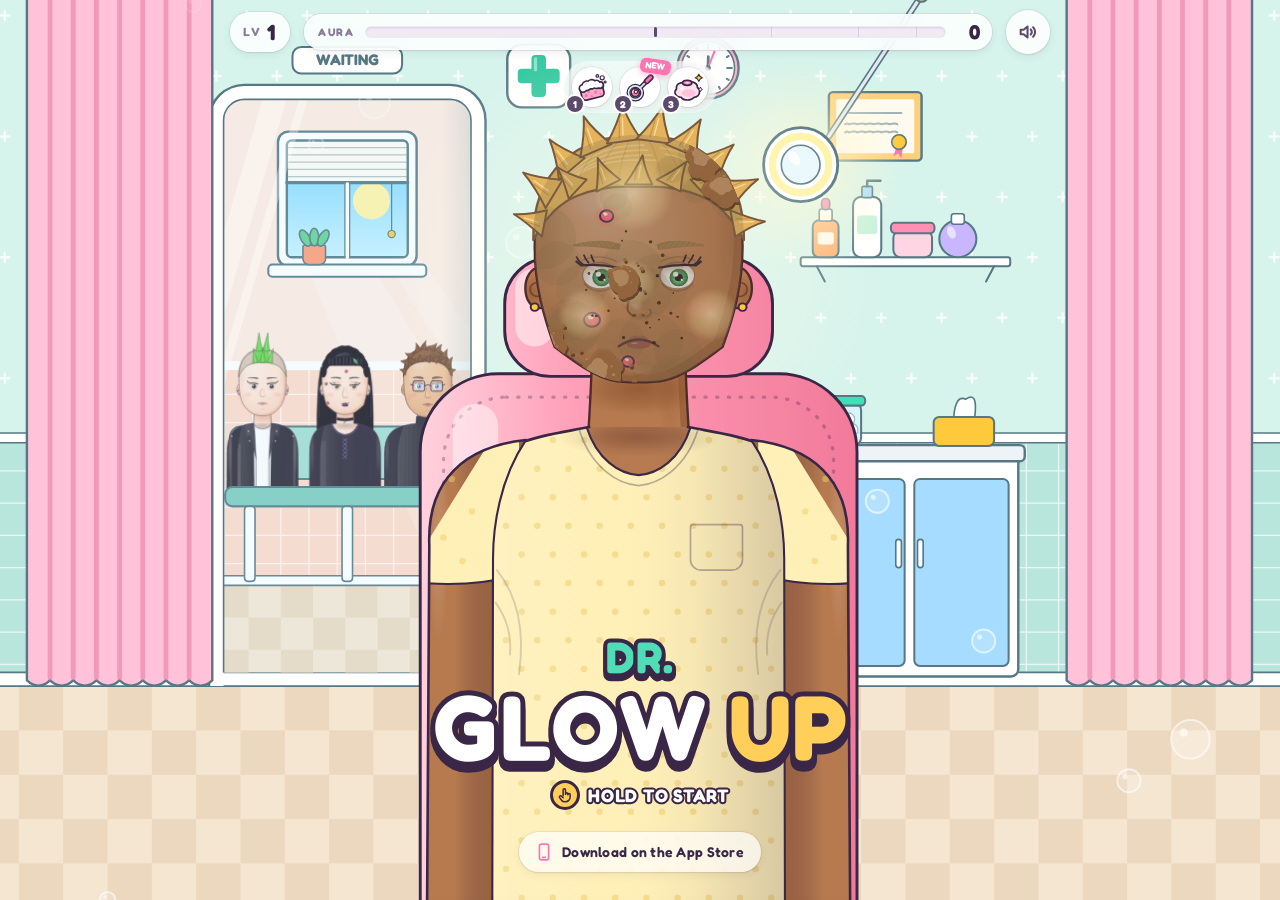
<file: index.html>
<!doctype html>
<html lang="en">
<head>
  <meta charset="utf-8">
  <meta name="viewport" content="width=device-width, initial-scale=1, viewport-fit=cover, user-scalable=no">
  <meta name="theme-color" content="#d6f3ec">
  <title>Dr. Glow Up</title>
  <script>
    // the game moved to doctorglowup.site: the old GitHub Pages address forwards there and
    // carries this browser's progress along (storage belongs to each address)
    if (/\.github\.io$/.test(location.hostname)) {
      var carried = ''; try { carried = localStorage.getItem('marblemaxx.progress.v2') || ''; } catch (e) {}
      location.replace('https://doctorglowup.site/' + (carried ? '#carry=' + encodeURIComponent(carried) : ''));
    }
  </script>
  <link rel="preconnect" href="https://fonts.googleapis.com">
  <link rel="preconnect" href="https://fonts.gstatic.com" crossorigin>
  <link rel="stylesheet" href="https://fonts.googleapis.com/css2?family=Fredoka:wght@500;600;700&display=swap">
  <link rel="stylesheet" href="css/style.css">
  <link rel="stylesheet" href="css/theme.css">
  <!-- YouTube Playables: when deploying to Playables, load the SDK first:
       <script src="https://www.youtube.com/game_api/v1"></script>
       The game runs without it (js/playables.js no-ops). -->
</head>
<body>
  <canvas id="stage" aria-label="Dr. Glow Up skin clinic"></canvas>
  <div id="ui"></div>
  <script type="module" src="js/main.js"></script>
</body>
</html>
</file>
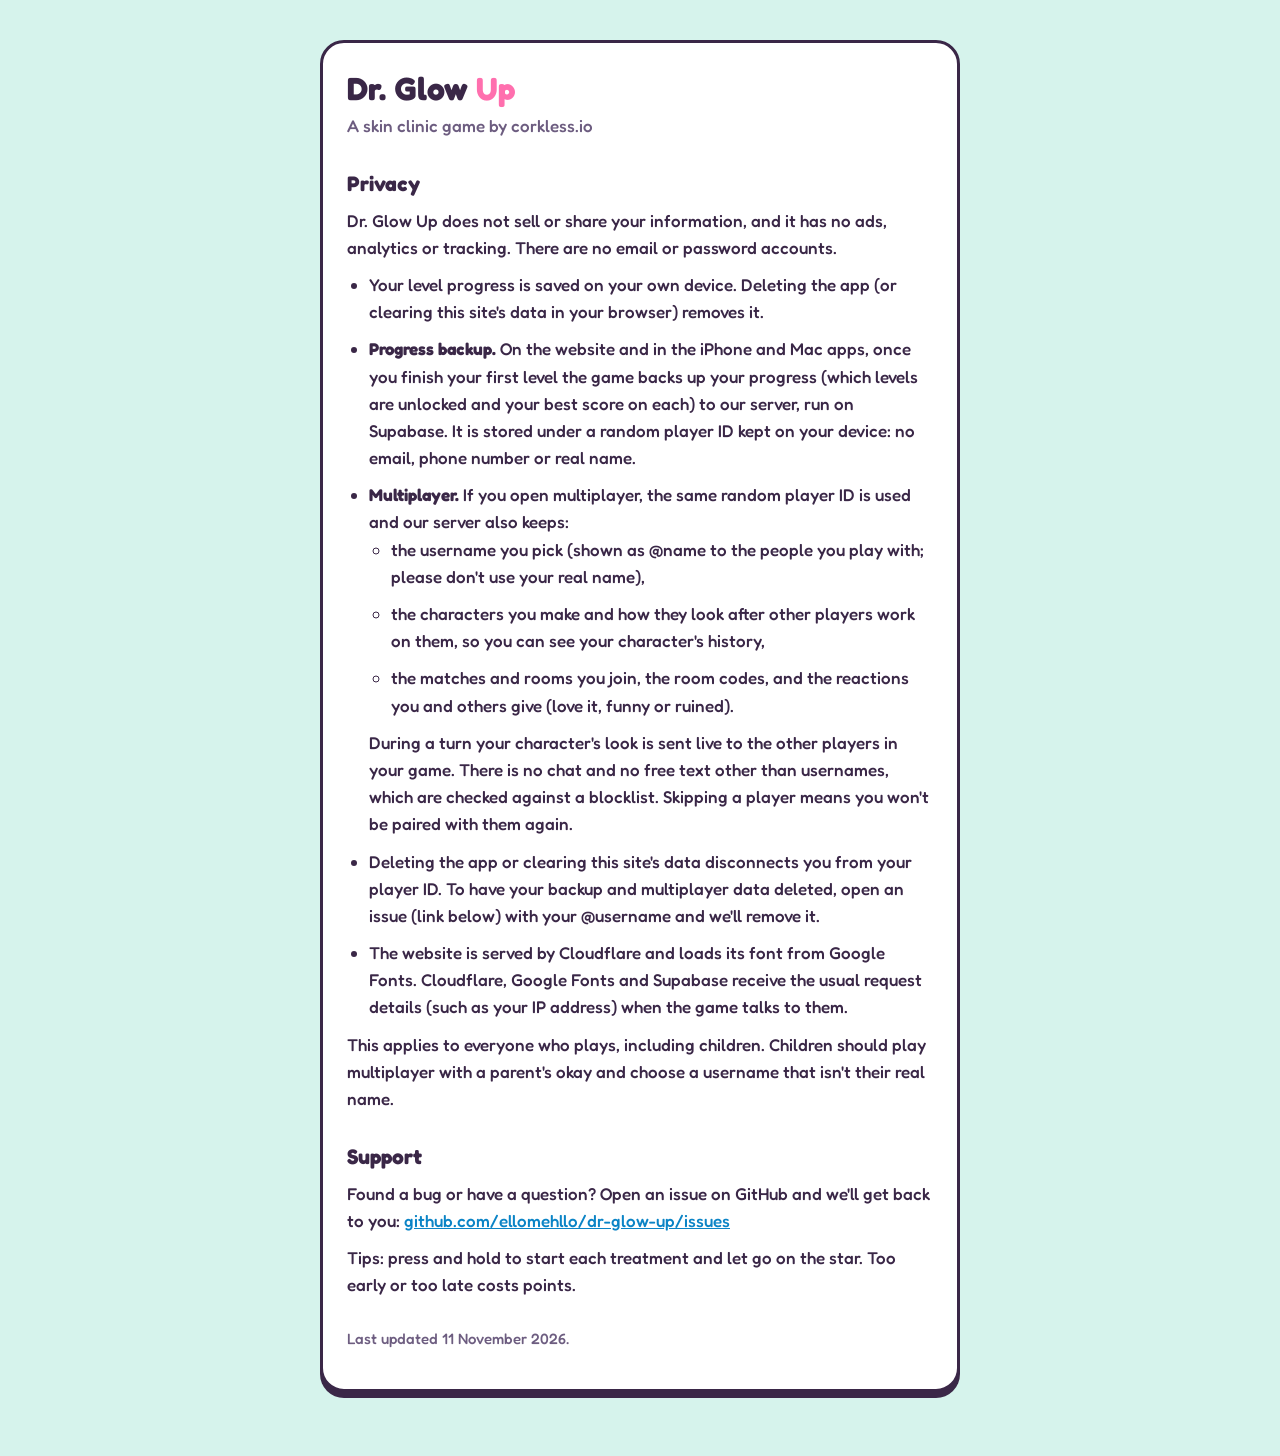
<file: privacy.html>
<!doctype html>
<html lang="en">
<head>
  <meta charset="utf-8">
  <meta name="viewport" content="width=device-width, initial-scale=1">
  <title>Dr. Glow Up: Privacy and Support</title>
  <link rel="stylesheet" href="https://fonts.googleapis.com/css2?family=Fredoka:wght@500;600;700&display=swap">
  <style>
    :root { --ink: #3a2747; --muted: #6d5d80; --pink: #ff6fae; --bg: #d6f3ec; }
    * { box-sizing: border-box; }
    body { margin: 0; background: var(--bg); color: var(--ink); font: 500 17px/1.6 'Fredoka', ui-rounded, system-ui, sans-serif; }
    main { max-width: 680px; margin: 0 auto; padding: 40px 20px 64px; }
    .card { background: #fff; border: 3px solid var(--ink); border-radius: 24px; padding: 28px 24px; box-shadow: 0 6px 0 var(--ink); }
    h1 { font-weight: 700; font-size: 32px; line-height: 1.15; margin: 0 0 4px; }
    h1 span { color: var(--pink); }
    h2 { font-weight: 700; font-size: 21px; margin: 28px 0 6px; }
    p, li { margin: 0 0 10px; }
    ul { padding-left: 22px; margin: 0 0 10px; }
    .by { color: var(--muted); margin-bottom: 8px; }
    a { color: #0b84c6; }
    .small { color: var(--muted); font-size: 15px; margin-top: 28px; }
  </style>
</head>
<body>
  <main>
    <div class="card">
      <h1>Dr. Glow <span>Up</span></h1>
      <p class="by">A skin clinic game by corkless.io</p>

      <h2 id="privacy">Privacy</h2>
      <p>Dr. Glow Up does not sell or share your information, and it has no ads, analytics or tracking. There are no email or password accounts.</p>
      <ul>
        <li>Your level progress is saved on your own device. Deleting the app (or clearing this site's data in your browser) removes it.</li>
        <li><b>Progress backup.</b> On the website and in the iPhone and Mac apps, once you finish your first level the game backs up your progress (which levels are unlocked and your best score on each) to our server, run on Supabase. It is stored under a random player ID kept on your device: no email, phone number or real name.</li>
        <li><b>Multiplayer.</b> If you open multiplayer, the same random player ID is used and our server also keeps:
          <ul>
            <li>the username you pick (shown as @name to the people you play with; please don't use your real name),</li>
            <li>the characters you make and how they look after other players work on them, so you can see your character's history,</li>
            <li>the matches and rooms you join, the room codes, and the reactions you and others give (love it, funny or ruined).</li>
          </ul>
          During a turn your character's look is sent live to the other players in your game. There is no chat and no free text other than usernames, which are checked against a blocklist. Skipping a player means you won't be paired with them again.</li>
        <li>Deleting the app or clearing this site's data disconnects you from your player ID. To have your backup and multiplayer data deleted, open an issue (link below) with your @username and we'll remove it.</li>
        <li>The website is served by Cloudflare and loads its font from Google Fonts. Cloudflare, Google Fonts and Supabase receive the usual request details (such as your IP address) when the game talks to them.</li>
      </ul>
      <p>This applies to everyone who plays, including children. Children should play multiplayer with a parent's okay and choose a username that isn't their real name.</p>

      <h2 id="support">Support</h2>
      <p>Found a bug or have a question? Open an issue on GitHub and we'll get back to you:
        <a href="https://github.com/ellomehllo/dr-glow-up/issues">github.com/ellomehllo/dr-glow-up/issues</a></p>
      <p>Tips: press and hold to start each treatment and let go on the star. Too early or too late costs points.</p>

      <p class="small">Last updated 11 November 2026.</p>
    </div>
  </main>
</body>
</html>
</file>
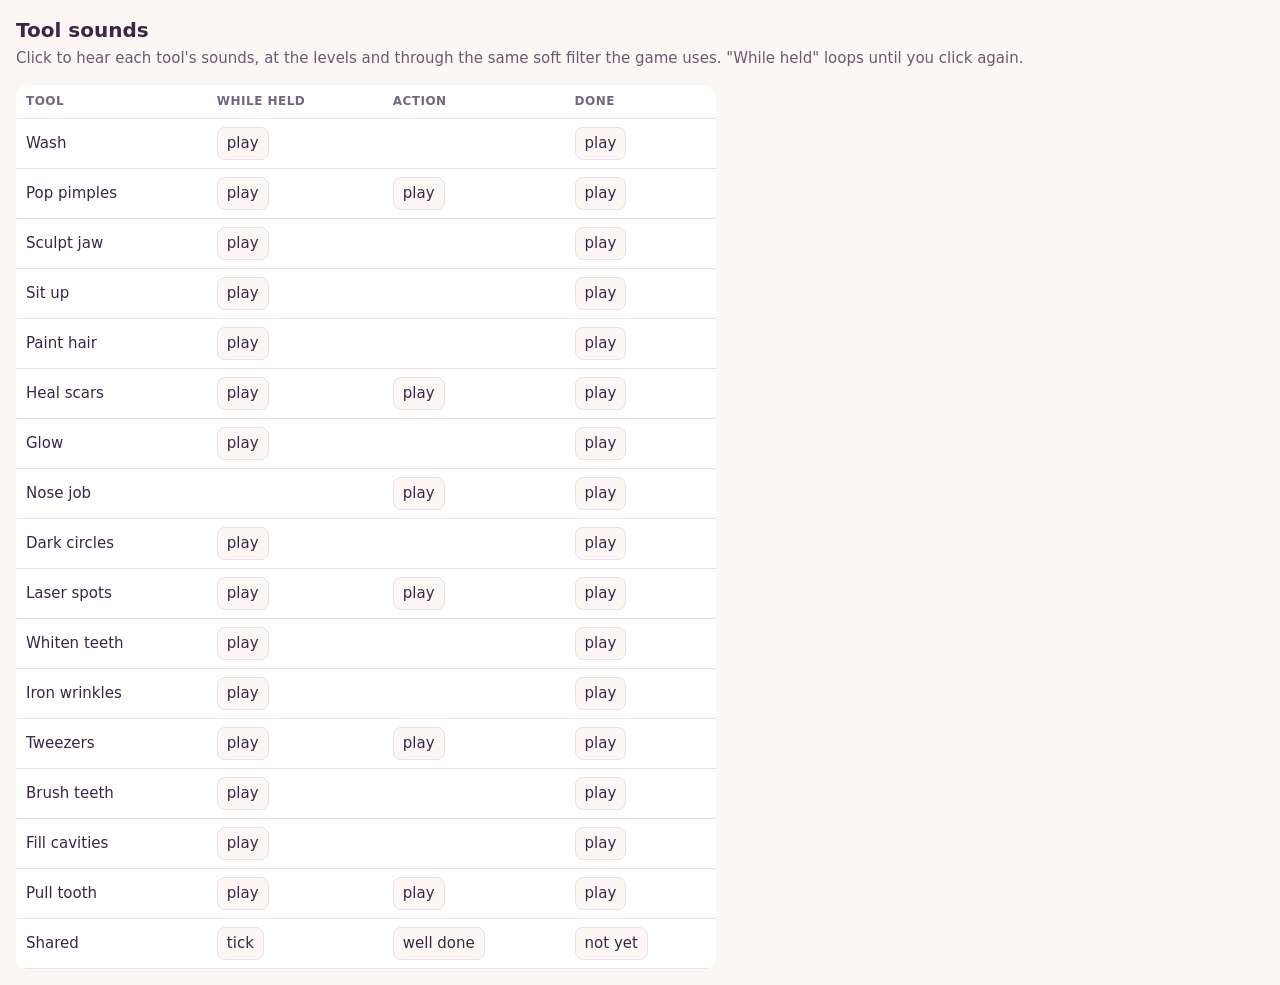
<file: tests/tools.html>
<!doctype html>
<html lang="en"><head><meta charset="utf-8"><meta name="viewport" content="width=device-width,initial-scale=1">
<title>Tool sounds</title>
<style>
:root{--bg:#fbf7f4;--ink:#3a2747;--card:#fff;--line:#eadfe6;--pink:#ff7d9a}
@media (prefers-color-scheme:dark){:root{--bg:#1d1724;--ink:#f3eaf5;--card:#2a2233;--line:#3d3248}}
body{margin:0;background:var(--bg);color:var(--ink);font:15px/1.4 system-ui,sans-serif;padding:16px}
h1{font-size:20px;margin:0 0 4px}p{margin:0 0 16px;opacity:.75}
table{border-collapse:collapse;background:var(--card);border-radius:12px;overflow:hidden;width:100%;max-width:700px}
th,td{padding:8px 10px;border-bottom:1px solid var(--line);text-align:left;white-space:nowrap}
th{font-size:12px;text-transform:uppercase;letter-spacing:.04em;opacity:.7}
button{border:1px solid var(--line);background:var(--bg);color:var(--ink);border-radius:8px;padding:5px 9px;font:inherit;cursor:pointer}
button:hover{border-color:var(--pink)}button.on{background:var(--pink);color:#fff;border-color:var(--pink)}
.wrap{overflow-x:auto}
</style></head><body>
<h1>Tool sounds</h1>
<p>Click to hear each tool's sounds, at the levels and through the same soft filter the game uses. "While held" loops until you click again.</p>
<div class="wrap"><table id="t"></table></div>
<script type="module">
import { Sound } from '../js/audio.js';
const T = { scrub: 'Wash', pop: 'Pop pimples', chisel: 'Sculpt jaw', mew: 'Sit up', rasp: 'Paint hair', gold: 'Heal scars', polish: 'Glow', nose: 'Nose job',
  circles: 'Dark circles', laser: 'Laser spots', teeth: 'Whiten teeth', iron: 'Iron wrinkles', tweeze: 'Tweezers', tbrush: 'Brush teeth', drill: 'Fill cavities', pliers: 'Pull tooth' };
const HIT = ['pop', 'gold', 'nose', 'laser', 'tweeze', 'pliers'], NOLOOP = ['nose'];
const t = document.getElementById('t');
t.innerHTML = '<tr><th>Tool</th><th>While held</th><th>Action</th><th>Done</th></tr>' + Object.entries(T).map(([k, n]) =>
  `<tr><td>${n}</td><td>${NOLOOP.includes(k) ? '' : `<button data-k="loop" data-t="${k}">play</button>`}</td><td>${HIT.includes(k) ? `<button data-k="hit" data-t="${k}">play</button>` : ''}</td><td><button data-k="done" data-t="${k}">play</button></td></tr>`).join('') +
  '<tr><td>Shared</td><td><button data-k="tick">tick</button></td><td><button data-k="success">well done</button></td><td><button data-k="nope">not yet</button></td></tr>';
const s = new Sound(); let on = null;
t.onclick = (e) => {
  const b = e.target.closest('button'); if (!b) return;
  s.init(); s.resume(); s.music && s.music.gain.setTargetAtTime(0, s.ctx.currentTime, 0.01); s.musicOn = true;
  if (on) { s.toolLoop(on.dataset.t, 0); on.classList.remove('on'); if (on === b) { on = null; return; } on = null; }
  const k = b.dataset.k, id = b.dataset.t;
  if (k === 'loop') { s.toolLoop(id, 1); b.classList.add('on'); on = b; }
  else if (k === 'hit') s.toolHit(id); else if (k === 'done') s.toolDone(id); else s[k]();
};
</script></body></html>
</file>
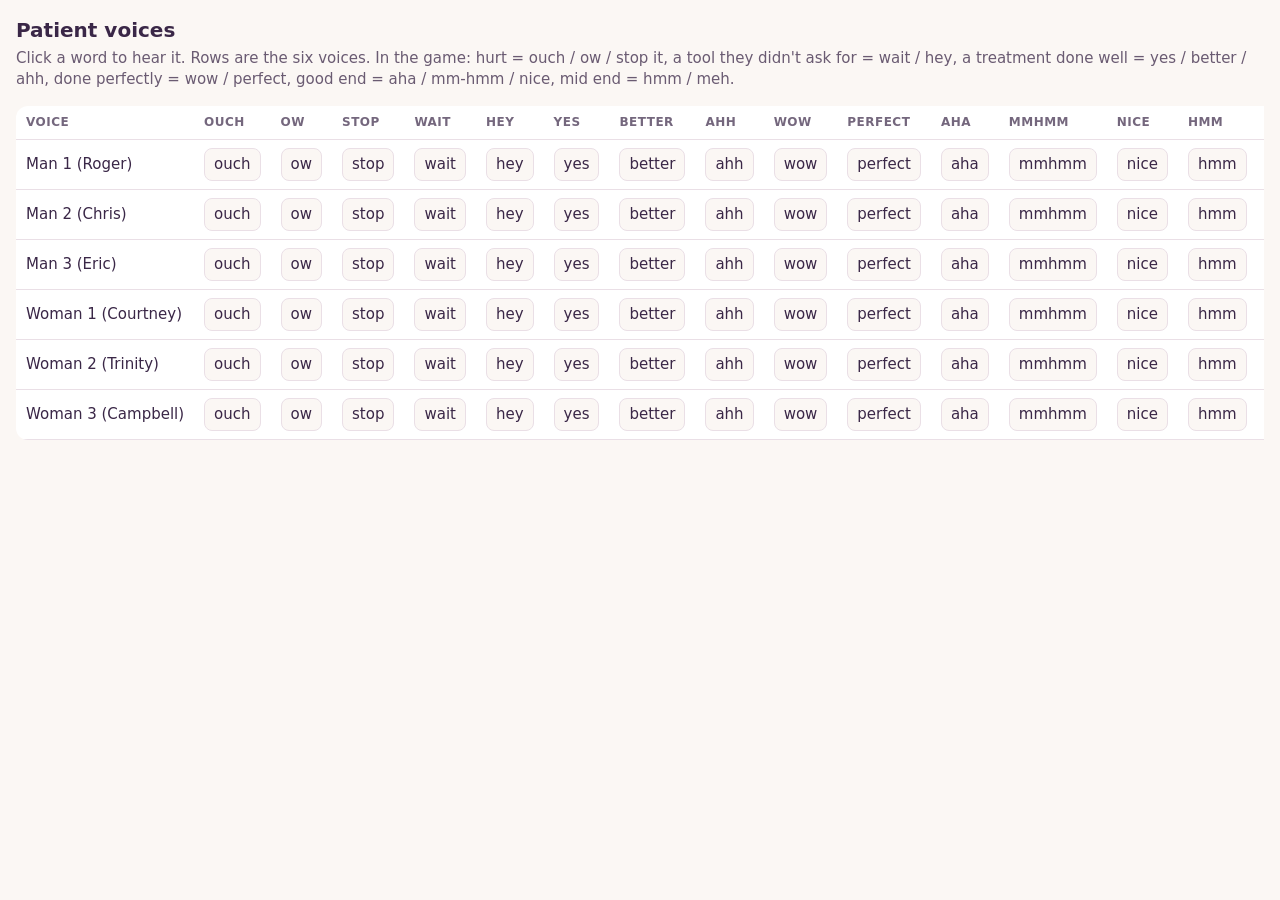
<file: tests/voices.html>
<!doctype html>
<html lang="en"><head><meta charset="utf-8"><meta name="viewport" content="width=device-width,initial-scale=1">
<title>Voice check</title>
<style>
:root{--bg:#fbf7f4;--ink:#3a2747;--card:#fff;--line:#eadfe6;--pink:#ff7d9a}
@media (prefers-color-scheme:dark){:root{--bg:#1d1724;--ink:#f3eaf5;--card:#2a2233;--line:#3d3248}}
body{margin:0;background:var(--bg);color:var(--ink);font:15px/1.4 system-ui,sans-serif;padding:16px}
h1{font-size:20px;margin:0 0 4px}p{margin:0 0 16px;opacity:.75}
table{border-collapse:collapse;background:var(--card);border-radius:12px;overflow:hidden;width:100%;max-width:900px}
th,td{padding:8px 10px;border-bottom:1px solid var(--line);text-align:left;white-space:nowrap}
th{font-size:12px;text-transform:uppercase;letter-spacing:.04em;opacity:.7}
button{border:1px solid var(--line);background:var(--bg);color:var(--ink);border-radius:8px;padding:5px 9px;font:inherit;cursor:pointer}
button:hover{border-color:var(--pink)}button.on{background:var(--pink);color:#fff;border-color:var(--pink)}
.wrap{overflow-x:auto}
</style></head><body>
<h1>Patient voices</h1>
<p>Click a word to hear it. Rows are the six voices. In the game: hurt = ouch / ow / stop it, a tool they didn't ask for = wait / hey, a treatment done well = yes / better / ahh, done perfectly = wow / perfect, good end = aha / mm-hmm / nice, mid end = hmm / meh.</p>
<div class="wrap"><table id="t"></table></div>
<script>
const V={m1:'Man 1 (Roger)',m2:'Man 2 (Chris)',m3:'Man 3 (Eric)',f1:'Woman 1 (Courtney)',f2:'Woman 2 (Trinity)',f3:'Woman 3 (Campbell)'};
const W=['ouch','ow','stop','wait','hey','yes','better','ahh','wow','perfect','aha','mmhmm','nice','hmm','meh','hurts','careful','what','crazy','letgo'];
const t=document.getElementById('t');
t.innerHTML='<tr><th>Voice</th>'+W.map(w=>`<th>${w}</th>`).join('')+'</tr>'+Object.entries(V).map(([k,n])=>`<tr><td>${n}</td>`+W.map(w=>`<td><button data-s="${k}-${w}">${w}</button></td>`).join('')+'</tr>').join('');
let a=null;
t.onclick=e=>{const b=e.target.closest('button');if(!b)return;if(a)a.pause();document.querySelectorAll('.on').forEach(x=>x.classList.remove('on'));
a=new Audio(`../sounds/voice/${b.dataset.s}.mp3`);b.classList.add('on');a.onended=()=>b.classList.remove('on');a.play();};
</script></body></html>
</file>
<file: css/style.css>
/* Dr. Glow Up: bright, bouncy kid-game UI over a Canvas 2D skin-clinic stage. */
:root {
  --ink: #3a2747;
  --paper: #ffffff;
  --gold: #ffc93c;
  --gold-deep: #f39a12;
  --pink: #ff6fae;
  --mint: #3fe0b5;
  --sky: #45c8ff;
  --coral: #ff7d9a;
  --muted: #7a6a8c;
  --pop: cubic-bezier(.34, 1.7, .5, 1);
  --soft: cubic-bezier(.2, .8, .2, 1);
  --font: 'Fredoka', ui-rounded, 'Arial Rounded MT Bold', system-ui, sans-serif;
  --safe-t: max(10px, env(safe-area-inset-top));
  --safe-b: max(10px, env(safe-area-inset-bottom));
  --burst: polygon(50.0% 0.0%, 58.4% 7.8%, 69.1% 3.8%, 73.9% 14.2%, 85.4% 14.6%, 85.8% 26.1%, 96.2% 30.9%, 92.2% 41.6%, 100.0% 50.0%, 92.2% 58.4%, 96.2% 69.1%, 85.8% 73.9%, 85.4% 85.4%, 73.9% 85.8%, 69.1% 96.2%, 58.4% 92.2%, 50.0% 100.0%, 41.6% 92.2%, 30.9% 96.2%, 26.1% 85.8%, 14.6% 85.4%, 14.2% 73.9%, 3.8% 69.1%, 7.8% 58.4%, 0.0% 50.0%, 7.8% 41.6%, 3.8% 30.9%, 14.2% 26.1%, 14.6% 14.6%, 26.1% 14.2%, 30.9% 3.8%, 41.6% 7.8%);
  --burst-sharp: polygon(50.0% 0.0%, 60.4% 11.4%, 75.0% 6.7%, 78.3% 21.7%, 93.3% 25.0%, 88.6% 39.6%, 100.0% 50.0%, 88.6% 60.4%, 93.3% 75.0%, 78.3% 78.3%, 75.0% 93.3%, 60.4% 88.6%, 50.0% 100.0%, 39.6% 88.6%, 25.0% 93.3%, 21.7% 78.3%, 6.7% 75.0%, 11.4% 60.4%, 0.0% 50.0%, 11.4% 39.6%, 6.7% 25.0%, 21.7% 21.7%, 25.0% 6.7%, 39.6% 11.4%);
}
* { box-sizing: border-box; }
[hidden] { display: none !important; }
html, body {
  margin: 0; height: 100%; overflow: hidden; background: #d6f3ec; color: var(--ink);
  font-family: var(--font); font-weight: 600;
  -webkit-font-smoothing: antialiased; -webkit-tap-highlight-color: transparent;
  touch-action: none; user-select: none; -webkit-user-select: none; overscroll-behavior: none;
}
#stage { position: fixed; inset: 0; width: 100%; height: 100%; display: block; }
#ui { position: fixed; inset: 0; pointer-events: none; overflow: hidden; overflow: clip; }
#ui [data-ui] { pointer-events: auto; }
/* hidden controls must never catch a touch meant for the patient */
#ui .ba:not(.in) [data-ui], #ui .results:not(.in), #ui .results:not(.in) [data-ui],
#ui .tray:not(.on) [data-ui], #ui .kit:not(.on), #ui .kit.open, #ui.final .kit,
#ui .unlock:not(.on) [data-ui], #ui .card:not(.style) .styler [data-ui] { pointer-events: none; }
.ico { width: 22px; height: 22px; display: block; }
button { font: inherit; color: inherit; }

/* ---------- top HUD ---------- */
.hud-top {
  position: absolute; top: var(--safe-t); left: 12px; right: 12px;
  display: flex; flex-direction: column; align-items: center; gap: 8px;
}
.bar {
  width: 100%; max-width: 820px;
  display: grid; grid-template-columns: auto 1fr auto; grid-template-areas: 'lvls aura mute';
  align-items: center; gap: 14px;
}
.lvls {
  grid-area: lvls; justify-self: start; display: flex; align-items: center; gap: 5px;
  height: 40px; padding: 0 14px 0 11px; border-radius: 22px;
  background: var(--gold); border: 3px solid var(--ink); box-shadow: 0 4px 0 var(--ink);
  font-weight: 700; line-height: 1; color: var(--ink);
}
.lv-k { font-size: 13px; letter-spacing: .04em; opacity: .75; }
.lv-n { font-size: 24px; font-weight: 700; }
.lvls.pop { animation: lvpop .45s var(--pop); }
@keyframes lvpop { 0% { transform: scale(.6); } 60% { transform: scale(1.15); } 100% { transform: scale(1); } }
.mute {
  grid-area: mute; width: 44px; height: 44px; border-radius: 50%;
  background: var(--paper); border: 3px solid var(--ink); box-shadow: 0 4px 0 var(--ink);
  display: grid; place-items: center; cursor: pointer; padding: 0;
  transition: transform .15s var(--soft), box-shadow .15s var(--soft);
}
.mute:active { transform: translateY(3px); box-shadow: 0 1px 0 var(--ink); }
.mute:focus-visible { outline: 3px solid var(--gold); outline-offset: 2px; }
.aura { grid-area: aura; display: flex; align-items: center; gap: 8px; min-width: 0; }
.aura-lbl {
  font-weight: 700; font-size: 13px; letter-spacing: .08em; color: #fff;
  -webkit-text-stroke: 4px var(--ink); paint-order: stroke fill;
}
.aura-track {
  position: relative; flex: 1; min-width: 60px; height: 20px; border-radius: 999px;
  background: var(--paper); border: 3px solid var(--ink); box-shadow: 0 3px 0 var(--ink); overflow: hidden;
}
.aura-fill {
  position: absolute; inset: 0; transform-origin: left center; transform: scaleX(0);
  background: linear-gradient(90deg, var(--pink), var(--gold) 55%, var(--mint));
  transition: transform .7s var(--pop);
}
.aura-fill::after {
  content: ''; position: absolute; left: 6px; right: 6px; top: 3px; height: 4px; border-radius: 4px;
  background: rgba(255, 255, 255, .6);
}
.aura-track i { position: absolute; top: 0; bottom: 0; width: 2px; background: rgba(58, 39, 71, .22); }
.aura-track i.pass { width: 4px; margin-left: -2px; background: var(--ink); transition: left .5s var(--soft); }
.aura-num {
  font-weight: 700; font-size: 22px; min-width: 2.2ch; text-align: right; color: #fff;
  -webkit-text-stroke: 5px var(--ink); paint-order: stroke fill;
}
.aura.bump .aura-num { animation: bump .5s var(--pop); }
@keyframes bump { 0% { transform: scale(1); } 35% { transform: scale(1.45); } 100% { transform: scale(1); } }

.steps { list-style: none; margin: 0; padding: 0; display: flex; gap: 7px; }
.steps li {
  width: 34px; height: 34px; border-radius: 50%; display: grid; place-items: center;
  background: var(--paper); border: 3px solid var(--ink); box-shadow: 0 3px 0 var(--ink); color: var(--ink);
  transition: transform .3s var(--pop), background .2s;
}
.steps li .ico { width: 18px; height: 18px; }
.steps li.now { background: var(--gold); transform: translateY(-2px) scale(1.18); animation: hop 1.1s ease-in-out infinite; }
.steps li.ok { background: var(--mint); }
.steps li.bad { background: var(--coral); }
.steps li.ok.now, .steps li.bad.now { animation: none; }
.steps li { position: relative; }
.steps li.new::after {
  content: 'NEW'; position: absolute; top: -9px; right: -12px; padding: 1px 4px; border-radius: 6px;
  font-size: 9px; font-weight: 700; letter-spacing: .04em; line-height: 1.2; color: #fff;
  background: var(--pink); border: 2px solid var(--ink); transform: rotate(12deg);
}
@keyframes hop { 0%, 100% { transform: translateY(-2px) scale(1.18); } 50% { transform: translateY(-6px) scale(1.18); } }
/* a number on every badge and a marching ring on the one Space picks next */
.steps li .sn {
  position: absolute; left: -6px; bottom: -6px; min-width: 16px; height: 16px; padding: 0 3px; border-radius: 8px;
  font-style: normal; font-size: 10px; font-weight: 700; line-height: 16px; text-align: center; color: #fff; background: var(--ink);
}
.steps li.next:not(.now) { outline: 3px dashed var(--ink); outline-offset: 3px; animation: nextring 1.1s ease-in-out infinite; }
.steps li.next .sn { background: var(--pink); }
@keyframes nextring { 0%, 100% { outline-color: var(--ink); } 50% { outline-color: rgba(58, 39, 71, .2); } }
#ui.final .steps { opacity: 0; transition: opacity .3s; }

/* ---------- title card ---------- */
.title-card {
  position: absolute; left: 0; right: 0; bottom: calc(var(--safe-b) + 18px);
  display: flex; flex-direction: column; align-items: center; gap: 10px; text-align: center;
  opacity: 0; transform: translateY(30px); transition: opacity .35s, transform .5s var(--pop);
}
.title-card.on { opacity: 1; transform: none; }
.tc-logo { margin: 0; font-weight: 700; font-size: clamp(44px, 11vw, 92px); line-height: .95; letter-spacing: .01em; }
.tc-logo span span {
  display: inline-block; color: #fff; -webkit-text-stroke: 10px var(--ink); paint-order: stroke fill;
  filter: drop-shadow(0 6px 0 var(--ink));
  animation: wave 1.6s ease-in-out infinite; animation-delay: calc(var(--i) * .08s);
}
.tc-logo .w0 { display: block; font-size: .48em; margin-bottom: .1em; }
.tc-logo .w0 span { color: var(--mint); -webkit-text-stroke-width: 8px; filter: drop-shadow(0 4px 0 var(--ink)); }
.tc-logo .w2 { margin-left: .24em; }
.tc-logo .w2 span { color: var(--gold); }
@keyframes wave { 0%, 100% { transform: translateY(0) rotate(0); } 30% { transform: translateY(-10px) rotate(-3deg); } 60% { transform: translateY(0) rotate(2deg); } }
.tc-go {
  display: flex; align-items: center; gap: 8px; font-weight: 700; font-size: 18px; letter-spacing: .04em; color: #fff;
  -webkit-text-stroke: 4px var(--ink); paint-order: stroke fill;
}
.tc-go .ico { width: 30px; height: 30px; color: var(--ink); background: var(--gold); border-radius: 50%; padding: 3px; border: 3px solid var(--ink); animation: press 1.2s ease-in-out infinite; }
@keyframes press { 0%, 100% { transform: translateY(0) scale(1); } 40% { transform: translateY(3px) scale(.88); } }

/* ---------- level splash ---------- */
.splash { position: absolute; left: 50%; top: 34%; transform: translate(-50%, -50%); opacity: 0; pointer-events: none; }
.sp-in {
  display: flex; flex-direction: column; align-items: center; line-height: .9;
  padding: 14px 30px 10px; background: var(--paper); border: 4px solid var(--ink); border-radius: 28px; box-shadow: 0 7px 0 var(--ink);
}
.sp-k { font-weight: 700; font-size: 18px; letter-spacing: .14em; color: var(--muted); }
.sp-n { font-weight: 700; font-size: 76px; color: var(--gold); -webkit-text-stroke: 10px var(--ink); paint-order: stroke fill; }
.splash.on { animation: slam 1.5s var(--soft) forwards; }
.splash.long.on { animation-duration: 2.3s; }
.sp-ch { font-weight: 700; font-size: 15px; letter-spacing: .12em; color: #fff; background: var(--sky); border: 3px solid var(--ink); border-radius: 999px; padding: 4px 12px 3px; margin-bottom: 8px; line-height: 1; }
.splash.boss .sp-k { color: #d9466d; }
.splash.boss .sp-in { background: #fff4d1; }
.sp-new { display: flex; justify-content: center; gap: 8px; margin-top: 10px; }
.sp-nw, .rs-nw {
  display: inline-flex; align-items: center; gap: 6px; padding: 4px 12px 4px 5px; border-radius: 999px;
  background: var(--pink); border: 3px solid var(--ink); box-shadow: 0 4px 0 var(--ink); color: #fff;
}
.sp-nw b, .rs-nw b { font-weight: 700; font-size: 18px; letter-spacing: .04em; -webkit-text-stroke: 4px var(--ink); paint-order: stroke fill; }
.sp-ico { width: 36px; height: 36px; border-radius: 50%; display: grid; place-items: center; background: var(--gold); border: 3px solid var(--ink); color: var(--ink); }
.sp-ico .ico { width: 22px; height: 22px; }
.splash.on .sp-nw { animation: wiggle 1s ease-in-out .35s 2; }
@keyframes wiggle { 0%, 100% { transform: rotate(0); } 25% { transform: rotate(-6deg) scale(1.06); } 75% { transform: rotate(6deg) scale(1.06); } }
.rs-new { display: flex; justify-content: center; gap: 8px; }
.rs-nw { padding: 3px 5px 3px 12px; box-shadow: 0 3px 0 var(--ink); }
.rs-nw b { font-size: 15px; }
.rs-nw .sp-ico { width: 30px; height: 30px; }
.rs-nw .sp-ico .ico { width: 18px; height: 18px; }
.results.in .rs-nw { animation: badge .7s var(--pop) .9s both; }

/* ---------- hold prompt ---------- */
.dock { position: absolute; left: 0; right: 0; bottom: var(--safe-b); display: flex; justify-content: center; padding: 0 12px; }
.dock-in { position: relative; width: 100%; max-width: 420px; }
.card {
  width: 100%;
  transform: translateY(calc(100% + 30px)); transition: transform .45s var(--pop);
}
.card.in { transform: none; }
.card.in.holding { transform: translateY(3px); }
#ui.final .card { transform: translateY(calc(100% + 30px)); }
.prompt {
  background: var(--paper); border: 3px solid var(--ink); border-radius: 22px; padding: 9px 14px 13px;
  box-shadow: 0 6px 0 var(--ink);
  opacity: .5; transform: scale(.97); transition: opacity .2s, transform .3s var(--pop), background .2s, box-shadow .15s;
}
.prompt.in { opacity: 1; transform: none; }
.prompt.holding { background: #fff4d1; box-shadow: 0 3px 0 var(--ink); }
.prompt.in-zone { background: #d9fff2; }
.pr-row { display: flex; align-items: center; justify-content: center; gap: 10px; min-height: 34px; }
.pr-ico {
  flex: none; width: 36px; height: 36px; border-radius: 50%; display: grid; place-items: center;
  background: var(--gold); border: 3px solid var(--ink);
}
.pr-ico .ico { width: 21px; height: 21px; }
.pr-text { font-size: 22px; font-weight: 700; letter-spacing: .03em; white-space: nowrap; }
.prompt.in-zone .pr-text { color: #12a37c; animation: wiggle .3s ease-in-out infinite; }
@keyframes wiggle { 0%, 100% { transform: rotate(0); } 25% { transform: rotate(-2deg); } 75% { transform: rotate(2deg); } }
.pr-ghost { display: none; }
.prompt.ghost .pr-ghost { display: block; }
.pr-ghost .ico { width: 28px; height: 28px; animation: press 1s ease-in-out infinite; }
.meter {
  position: relative; height: 16px; margin-top: 9px; border-radius: 999px;
  background: #eef6fb; border: 3px solid var(--ink);
}
.mt-fill {
  position: absolute; inset: 0; border-radius: inherit; transform-origin: left center; transform: scaleX(0);
  background: linear-gradient(180deg, #ffe27a, var(--gold) 55%, var(--gold-deep));
}
.mt-zone {
  position: absolute; top: -6px; bottom: -6px; border-radius: 6px;
  background: rgba(63, 224, 181, .55); border: 2px solid var(--ink); z-index: 1;
}
.mt-star { position: absolute; top: 50%; width: 30px; height: 30px; transform: translate(-50%, -50%); z-index: 2; transition: transform .2s var(--pop); }
.mt-star .star { width: 100%; height: 100%; display: block; }
.prompt.in-zone .mt-star { transform: translate(-50%, -50%) scale(1.35) rotate(18deg); }
.prompt.in-zone .mt-zone { background: rgba(63, 224, 181, .95); }

/* ---------- tool kit ---------- */
.kit {
  position: absolute; right: 4px; bottom: calc(100% + 16px);
  width: 62px; height: 62px; border-radius: 50%; padding: 0; cursor: pointer;
  display: grid; place-items: center; color: var(--ink);
  background: var(--gold); border: 3px solid var(--ink); box-shadow: 0 5px 0 var(--ink);
  transform: scale(0); opacity: 0;
  transition: transform .4s var(--pop), opacity .2s, background .2s, color .2s, box-shadow .12s var(--soft);
}
.kit .ico { width: 32px; height: 32px; }
.kit.on { transform: none; opacity: 1; }
#ui.final .kit, .kit.open { transform: scale(0); opacity: 0; }
.kit.on:active { transform: translateY(4px); box-shadow: 0 1px 0 var(--ink); }
.kit:focus-visible { outline: 3px solid var(--sky); outline-offset: 3px; }
.kit.busy { background: #ece6f3; color: #9a8cad; }
.kit.call { animation: kitcall 1.3s ease-in-out infinite; }
@keyframes kitcall {
  0%, 55%, 100% { transform: scale(1) rotate(0); }
  12% { transform: scale(1.14) rotate(-9deg); }
  26% { transform: scale(1.14) rotate(8deg); }
  40% { transform: scale(1.06) rotate(-3deg); }
}
.kit.shake { animation: no .4s ease-in-out; }
@keyframes no { 0%, 100% { translate: 0; } 20% { translate: -6px; } 40% { translate: 6px; } 60% { translate: -4px; } 80% { translate: 3px; } }
.kit-n {
  position: absolute; top: -8px; right: -8px; min-width: 26px; height: 26px; padding: 0 5px; border-radius: 13px;
  display: grid; place-items: center; font-size: 14px; font-weight: 700; line-height: 1; color: #fff;
  background: var(--pink); border: 3px solid var(--ink);
}
.kit.busy .kit-n { background: #b9acc9; }

.tray { position: absolute; inset: 0; }
.tray-scrim { position: absolute; inset: 0; background: rgba(58, 39, 71, .2); opacity: 0; transition: opacity .25s; }
.tray.on .tray-scrim { opacity: 1; }
.tray-sheet {
  position: absolute; left: 50%; bottom: var(--safe-b); width: calc(100% - 24px); max-width: 460px;
  padding: 10px 14px 18px; background: var(--paper);
  border: 3px solid var(--ink); border-radius: 26px; box-shadow: 0 6px 0 var(--ink);
  transform: translate(-50%, calc(100% + 40px)); transition: transform .45s var(--pop);
}
.tray.on .tray-sheet { transform: translate(-50%, 0); }
.tray-head { display: flex; align-items: center; gap: 8px; }
.tray-ico {
  width: 34px; height: 34px; border-radius: 50%; display: grid; place-items: center;
  background: var(--gold); border: 3px solid var(--ink);
}
.tray-ico .ico { width: 19px; height: 19px; }
.tray-head b { flex: 1; font-size: 21px; font-weight: 700; letter-spacing: .06em; }
.tray-x {
  width: 40px; height: 40px; border-radius: 50%; padding: 0; cursor: pointer; display: grid; place-items: center;
  background: var(--paper); border: 3px solid var(--ink); box-shadow: 0 3px 0 var(--ink);
  transition: transform .12s var(--soft), box-shadow .12s var(--soft);
}
.tray-x:active { transform: translateY(3px); box-shadow: 0 0 0 var(--ink); }
.tray-x:focus-visible { outline: 3px solid var(--sky); outline-offset: 2px; }
.slots {
  list-style: none; margin: 12px 0 0; padding: 0;
  display: grid; grid-template-columns: repeat(4, 1fr); gap: 12px 8px; justify-items: center;
}
.slot {
  position: relative; width: 62px; height: 62px; border-radius: 50%; padding: 0; cursor: pointer;
  display: grid; place-items: center; color: var(--ink);
  background: var(--paper); border: 3px solid var(--ink); box-shadow: 0 4px 0 var(--ink);
  transition: transform .12s var(--soft), box-shadow .12s var(--soft);
}
.slot .ico { width: 30px; height: 30px; }
.slot:focus-visible { outline: 3px solid var(--sky); outline-offset: 3px; }
.slot:active:not(:disabled) { transform: translateY(3px); box-shadow: 0 1px 0 var(--ink); }
/* what this patient needs */
.slot.need { background: var(--gold); }
/* the treatment already under way */
.slot.now { background: var(--gold); outline: 3px dashed var(--ink); outline-offset: 4px; }
/* finished on this patient */
.slot.done { background: var(--mint); transform: translateY(2px); box-shadow: 0 2px 0 var(--ink); }
.slot.free { background: #ffffff; }
.slot .ok {
  position: absolute; top: -7px; right: -7px; width: 26px; height: 26px; border-radius: 50%;
  display: grid; place-items: center; background: var(--paper); border: 2px solid var(--ink);
}
.slot .ok .ico { width: 15px; height: 15px; stroke-width: 3; }
/* unlocked, but this patient has nothing for it */
.slot.none { background: #f4f0f8; color: #a597b6; border-color: #b4a8c4; box-shadow: 0 4px 0 #b4a8c4; }
/* not unlocked yet: an empty space */
.slot.locked { cursor: default; background: transparent; border: 3px dashed rgba(58, 39, 71, .28); box-shadow: none; }
.slot .lv { font-size: 11px; font-weight: 700; letter-spacing: .04em; color: rgba(58, 39, 71, .42); }
.slot.shake { animation: no .4s ease-in-out; }
.tray.on .slots li { animation: slotin .4s var(--pop) both; animation-delay: calc(var(--i) * 22ms + 80ms); }
@keyframes slotin { from { transform: scale(.4); opacity: 0; } to { transform: none; opacity: 1; } }
@media (min-width: 640px) {
  .tray-sheet { max-width: 520px; }
  .slots { grid-template-columns: repeat(6, 1fr); }
}
@media (max-width: 360px) {
  .slot { width: 56px; height: 56px; }
  .slot .ico { width: 27px; height: 27px; }
}

/* ---------- toast ---------- */
.toast {
  position: absolute; left: 50%; top: 40%; transform: translate(-50%, -50%) scale(.6); opacity: 0;
  background: var(--ink); color: #fff; font-weight: 700; font-size: 17px; letter-spacing: .04em;
  padding: 9px 18px 8px; border-radius: 999px; white-space: nowrap;
}
.toast.on { animation: toast 1.4s var(--soft) forwards; }
@keyframes toast {
  0% { opacity: 0; transform: translate(-50%, -50%) scale(.6); }
  15% { opacity: 1; transform: translate(-50%, -50%) scale(1.08); }
  25%, 80% { opacity: 1; transform: translate(-50%, -50%) scale(1); }
  100% { opacity: 0; transform: translate(-50%, -70%) scale(1); }
}

/* ---------- verdict sticker ---------- */
.stamp { position: absolute; left: 50%; top: 27%; transform: translate(-50%, -50%); opacity: 0; }
.st-in { position: relative; display: flex; flex-direction: column; align-items: center; gap: 4px; text-align: center; }
.st-burst {
  position: absolute; left: 50%; top: 42%; width: 230px; height: 230px; transform: translate(-50%, -50%);
  clip-path: var(--burst-sharp); background: rgba(255, 255, 255, .55); z-index: -1;
  animation: spin 6s linear infinite;
}
@keyframes spin { from { transform: translate(-50%, -50%) rotate(0); } to { transform: translate(-50%, -50%) rotate(360deg); } }
.st-verdict {
  font-weight: 700; font-size: clamp(38px, 10vw, 58px); line-height: 1; white-space: nowrap;
  color: var(--gold); -webkit-text-stroke: 9px var(--ink); paint-order: stroke fill; filter: drop-shadow(0 5px 0 var(--ink));
}
.stamp.good .st-verdict { color: var(--mint); }
.stamp.fail .st-verdict { color: var(--coral); }
.stamp.fail .st-burst { background: rgba(255, 255, 255, .35); }
.st-score { font-weight: 700; font-size: 26px; color: #fff; -webkit-text-stroke: 6px var(--ink); paint-order: stroke fill; }
.stamp.on { animation: slam 1.4s var(--soft) forwards; }
@keyframes slam {
  0% { opacity: 0; transform: translate(-50%, -50%) scale(2.2) rotate(-8deg); }
  14% { opacity: 1; transform: translate(-50%, -50%) scale(.92) rotate(3deg); }
  24% { transform: translate(-50%, -50%) scale(1.04) rotate(-1deg); }
  32%, 80% { opacity: 1; transform: translate(-50%, -50%) scale(1) rotate(0); }
  100% { opacity: 0; transform: translate(-50%, -62%) scale(.9) rotate(0); }
}

/* ---------- before / after ---------- */
.ba { position: absolute; height: 48px; opacity: 0; pointer-events: none; transition: opacity .4s .9s; }
.ba.in { opacity: 1; }
.ba-range {
  -webkit-appearance: none; appearance: none; position: absolute; inset: 0; width: 100%; height: 48px;
  margin: 0; background: transparent; cursor: ew-resize; touch-action: pan-y;
}
.ba-range:focus-visible { outline: none; }
.ba-range::-webkit-slider-runnable-track { height: 48px; background: transparent; }
.ba-range::-moz-range-track { height: 48px; background: transparent; }
.ba-range::-webkit-slider-thumb {
  -webkit-appearance: none; width: 48px; height: 48px; border-radius: 50%;
  background: var(--paper) url("data:image/svg+xml,%3Csvg xmlns='http://www.w3.org/2000/svg' viewBox='0 0 24 24' fill='none' stroke='%233a2747' stroke-width='2.4' stroke-linecap='round' stroke-linejoin='round'%3E%3Cpath d='M9 7l-5 5 5 5M15 7l5 5-5 5'/%3E%3C/svg%3E") center / 26px no-repeat;
  border: 4px solid var(--ink); box-shadow: 0 4px 0 var(--ink);
}
.ba-range::-moz-range-thumb {
  width: 40px; height: 40px; border-radius: 50%;
  background: var(--paper) url("data:image/svg+xml,%3Csvg xmlns='http://www.w3.org/2000/svg' viewBox='0 0 24 24' fill='none' stroke='%233a2747' stroke-width='2.4' stroke-linecap='round' stroke-linejoin='round'%3E%3Cpath d='M9 7l-5 5 5 5M15 7l5 5-5 5'/%3E%3C/svg%3E") center / 24px no-repeat;
  border: 4px solid var(--ink);
}
.ba-range:focus-visible::-webkit-slider-thumb { background-color: #fff4d1; }

/* ---------- results ---------- */
.results {
  position: absolute; left: 12px; right: 12px; bottom: var(--safe-b);
  max-height: calc(100% - 150px); overflow: auto; overscroll-behavior: contain;
  background: var(--paper); border: 3px solid var(--ink); border-radius: 26px; box-shadow: 0 6px 0 var(--ink);
  padding: 14px 16px 14px;
  display: flex; flex-direction: column; align-items: center; text-align: center; gap: 6px;
  transform: translateY(calc(100% + 40px)); opacity: 0; transition: transform .6s var(--pop) .25s, opacity .2s .25s;
  touch-action: pan-y;
}
.results.in { transform: none; opacity: 1; }
.rs-badge { position: relative; width: 168px; height: 78px; flex: none; display: grid; place-items: center; }
.rs-badge::before, .rs-badge::after {
  content: ''; position: absolute; left: 50%; top: 50%; transform: translate(-50%, -50%);
  clip-path: var(--burst);
}
.rs-badge::before { width: 168px; height: 78px; background: var(--ink); border-radius: 0; }
.rs-badge::after { width: 156px; height: 68px; background: var(--rk, var(--gold)); }
.results.in .rs-badge { animation: badge .8s var(--pop) .45s both; }
@keyframes badge { from { transform: scale(0) rotate(-20deg); } to { transform: scale(1) rotate(0); } }
.rs-badge[data-rank='NPC'] { --rk: #cbbfe0; }
.rs-badge[data-rank='NORMIE'] { --rk: var(--mint); }
.rs-badge[data-rank='CHADLITE'] { --rk: var(--sky); }
.rs-badge[data-rank='MOGGER'] { --rk: var(--pink); }
.rs-badge[data-rank='LEGENDARY'] { --rk: linear-gradient(90deg, var(--gold), var(--pink), var(--sky), var(--mint)); }
.rs-rank {
  position: relative; z-index: 1; font-weight: 700; font-size: 24px; letter-spacing: .02em; color: #fff;
  -webkit-text-stroke: 6px var(--ink); paint-order: stroke fill;
}
.rs-aura { display: flex; align-items: center; gap: 10px; }
.rs-aura b { font-weight: 700; font-size: 48px; line-height: 1; color: var(--gold); -webkit-text-stroke: 7px var(--ink); paint-order: stroke fill; }
.rs-best { display: inline-flex; align-items: center; gap: 4px; font-weight: 700; font-size: 15px; padding: 3px 10px 3px 7px; border-radius: 999px; background: #efe9f5; }
.rs-best .ico { width: 17px; height: 17px; }
.rs-best.new { background: var(--pink); color: #fff; animation: bump .6s var(--pop) 1s both; }
.rs-near {
  display: inline-flex; align-items: center; gap: 5px; font-weight: 700; font-size: 14px; letter-spacing: .03em;
  color: #fff; background: #d9466d; border-radius: 999px; padding: 3px 12px 3px 8px;
}
.rs-near .ico { width: 16px; height: 16px; }
.rs-bars { list-style: none; margin: 4px 0 6px; padding: 0; width: 100%; display: flex; flex-direction: column; gap: 5px; }
.rs-bars li {
  display: grid; grid-template-columns: 30px minmax(0, 1fr) 30px; align-items: center; gap: 10px;
  padding: 3px 8px; border-radius: 12px; font-size: 15px; text-align: left;
}
.rs-bars li.worst { background: #ffe3ea; outline: 2px dashed #d9466d; outline-offset: -2px; }
.rs-bars li.worst .rb-ico { animation: hop 1.1s ease-in-out infinite; }
.rb-ico { width: 30px; height: 30px; border-radius: 50%; display: grid; place-items: center; background: #fff4d1; border: 2px solid var(--ink); }
.rb-ico .ico { width: 18px; height: 18px; }
.rb-bar { height: 13px; border-radius: 999px; background: #efe9f5; border: 2px solid var(--ink); overflow: hidden; }
.rb-bar i { display: block; height: 100%; border-radius: inherit; background: linear-gradient(90deg, var(--pink), var(--gold)); transform-origin: left; transform: scaleX(0); }
.results.in .rb-bar i { animation: grow .7s var(--pop) both; }
@keyframes grow { from { transform: scaleX(0); } to { transform: scaleX(var(--s)); } }
.rs-bars li.worst .rb-bar i { background: var(--coral); }
.rb-sc { font-weight: 700; text-align: right; }
.rb-sc .ico { width: 20px; height: 20px; margin-left: auto; color: #12a37c; stroke-width: 3; }
.rs-bars li.order.miss { background: #ffe3ea; }
.rs-bars li.order.miss .rb-ico { background: #fff; }
.rs-bars li.order.miss .rb-bar i { background: var(--coral); }
.rs-bars li.order.miss .rb-sc { color: #d9466d; }
.rs-btns { display: flex; align-items: center; justify-content: center; gap: 14px; margin-top: 6px; }
.rs-btns button {
  display: grid; place-items: center; cursor: pointer; padding: 0;
  border: 3px solid var(--ink); border-radius: 999px; box-shadow: 0 6px 0 var(--ink);
  transition: transform .12s var(--soft), box-shadow .12s var(--soft), background .2s;
}
.rs-btns button:hover:not(:disabled) { transform: translateY(-2px); box-shadow: 0 8px 0 var(--ink); }
.rs-btns button:active:not(:disabled) { transform: translateY(4px); box-shadow: 0 2px 0 var(--ink); }
.rs-btns button:focus-visible { outline: 3px solid var(--sky); outline-offset: 3px; }
.again { width: 58px; height: 58px; background: var(--paper); }
.again .ico { width: 26px; height: 26px; }
.next { width: 104px; height: 64px; background: var(--gold); }
.next .ico { width: 34px; height: 34px; }
.next:disabled { width: 58px; height: 58px; background: #e3dcec; color: #8e7fa1; cursor: default; box-shadow: 0 4px 0 var(--ink); }
.next:disabled .ico { width: 24px; height: 24px; }
.results:not(.passed) .again { width: 104px; height: 64px; background: var(--gold); }
.results:not(.passed) .again .ico { width: 32px; height: 32px; }
.results.passed.in .next:not(:disabled) { animation: nudge 1.4s ease-in-out 1.6s infinite; }
@keyframes nudge { 0%, 100% { transform: translateX(0); } 50% { transform: translateX(5px); } }

/* ---------- narrow screens ---------- */
@media (max-width: 639px) {
  .bar { grid-template-columns: 1fr auto; grid-template-areas: 'lvls mute' 'aura aura'; gap: 6px 10px; }
  .mute { width: 40px; height: 40px; }
  .steps li { width: 30px; height: 30px; }
  .steps { gap: 6px; }
  .steps li .ico { width: 16px; height: 16px; }
  .results { gap: 4px; }
}
@media (max-width: 380px) {
  .pr-text { font-size: 19px; }
}
@media (max-height: 560px) {
  .steps { display: none; }
}

/* ---------- wide screens: results card on the right ---------- */
@media (min-width: 760px) and (min-aspect-ratio: 21/20) {
  .results {
    left: auto; right: 24px; top: 50%; bottom: auto; width: 380px; max-height: calc(100% - 110px);
    transform: translate(calc(100% + 60px), -50%); padding: 18px 20px 16px;
  }
  .results.in { transform: translate(0, -50%); }
}

@media (prefers-reduced-motion: reduce) {
  *, *::before, *::after { animation-duration: .01ms !important; animation-iteration-count: 1 !important; transition-duration: .01ms !important; }
}

/* compact results on small phones so the patient keeps room above the card */
@media (max-width: 639px) {
  .results { padding: 10px 12px 12px; gap: 4px; max-height: calc(100% - 130px); }
  .rs-badge { width: 140px; height: 62px; }
  .rs-badge::before { width: 140px; height: 62px; }
  .rs-badge::after { width: 129px; height: 53px; }
  .rs-rank { font-size: 20px; }
  .rs-aura b { font-size: 38px; }
  .rs-bars { gap: 3px; margin: 2px 0 4px; }
  .rs-bars li { padding: 1px 8px; grid-template-columns: 26px minmax(0, 1fr) 28px; }
  .rb-ico { width: 26px; height: 26px; }
  .rb-ico .ico { width: 16px; height: 16px; }
  .rb-bar { height: 11px; }
  .next, .results:not(.passed) .again { width: 92px; height: 56px; }
  .again, .next:disabled { width: 52px; height: 52px; }
}

/* ---------- drawn tool art (toolart.js) ----------
   The treatments are little colour pictures of the tools, so they get more room than
   the line icons: they fill their round badges instead of sitting small inside them. */
.ico.art { overflow: visible; }
.steps { gap: 8px; }
.steps li { width: 40px; height: 40px; }
.steps li .art { width: 31px; height: 31px; }
.pr-ico { width: 40px; height: 40px; }
.pr-ico .art { width: 33px; height: 33px; }
.sp-ico .art { width: 31px; height: 31px; }
.rs-nw .sp-ico .art { width: 26px; height: 26px; }
.rb-ico .art { width: 26px; height: 26px; }
.slot .art { width: 48px; height: 48px; }
.slot.none .art { filter: grayscale(1); opacity: .45; }
.kit .art { width: 44px; height: 44px; }
.tray-ico { width: 40px; height: 40px; background: var(--gold); }
.tray-ico .art { width: 32px; height: 32px; }
.card.pick .pr-ico { background: var(--gold); }
@media (max-width: 639px) {
  .steps { gap: 6px; }
  .steps li { width: 36px; height: 36px; }
  .steps li .art { width: 28px; height: 28px; }
  .rb-ico .art { width: 23px; height: 23px; }
}
@media (max-width: 360px) {
  .steps li { width: 33px; height: 33px; }
  .steps li .art { width: 26px; height: 26px; }
  .slot .art { width: 44px; height: 44px; }
}

/* ---------- style tools: hair colour and piercing ---------- */
/* the kit's style row, under a little divider */
.tray-sub { display: flex; align-items: center; gap: 10px; margin: 14px 2px 0; font-size: 13px; font-weight: 700; letter-spacing: .14em; color: var(--muted); }
.tray-sub::before, .tray-sub::after { content: ''; flex: 1; height: 3px; border-radius: 2px; background: #ece6f3; }
.slots.styles { grid-template-columns: repeat(4, 1fr); margin-top: 10px; }
.slot.style { background: #ffd6ea; }
.slot.style.now { background: #ffd6ea; outline: 3px dashed var(--ink); outline-offset: 4px; }
.slot .dot {
  position: absolute; bottom: -5px; right: -5px; width: 22px; height: 22px; border-radius: 50%;
  background: var(--c); border: 3px solid var(--ink);
}
.slot .tag {
  position: absolute; top: -9px; right: -12px; min-width: 30px; height: 24px; padding: 0 6px; border-radius: 12px;
  display: grid; place-items: center; font-style: normal; font-size: 13px; font-weight: 700; line-height: 1; color: #fff;
  background: #d9466d; border: 2px solid var(--ink);
}
@media (min-width: 640px) { .slots.styles { grid-template-columns: repeat(6, 1fr); } }

/* the card while a style tool is out: swatches (dye) or the running cost (piercing), and done */
.styler { display: none; }
.card.style .styler { display: flex; align-items: center; gap: 8px; margin-top: 10px; }
.card.style[data-style='pierce'] .meter { display: none; }
.card.style .pr-ico { background: #ffd6ea; }
.card.style .meter .mt-fill { background: linear-gradient(90deg, #ff6fb5, #b28cff, #45c8ff); }
.swatches { flex: 1; min-width: 0; display: flex; align-items: center; justify-content: space-between; gap: 4px; }
.sw {
  flex: none; width: 32px; height: 32px; border-radius: 50%; padding: 0; cursor: pointer; display: grid; place-items: center;
  background: radial-gradient(circle at 34% 30%, var(--hi) 0 20%, var(--c) 23%);
  border: 3px solid var(--ink); box-shadow: 0 3px 0 var(--ink); color: #fff;
  transition: transform .15s var(--pop), box-shadow .12s var(--soft);
}
.sw .ico { width: 16px; height: 16px; stroke-width: 3; filter: drop-shadow(0 0 1.5px var(--ink)) drop-shadow(0 0 1px var(--ink)); }
.sw:active { transform: translateY(3px); box-shadow: 0 0 0 var(--ink); }
.sw.on { transform: translateY(-3px) scale(1.12); outline: 3px dashed var(--ink); outline-offset: 3px; }
.sw:focus-visible { outline: 3px solid var(--sky); outline-offset: 3px; }
.sty-cost {
  flex: 1; display: flex; align-items: center; justify-content: center; height: 40px; border-radius: 999px;
  font-size: 22px; font-weight: 700; background: #efe9f5; color: var(--muted);
}
.sty-cost.neg { background: #ffe3ea; color: #d9466d; }
.sty-done {
  flex: none; width: 46px; height: 46px; border-radius: 50%; padding: 0; cursor: pointer; display: grid; place-items: center;
  background: var(--mint); border: 3px solid var(--ink); box-shadow: 0 4px 0 var(--ink); color: var(--ink);
  transition: transform .12s var(--soft), box-shadow .12s var(--soft);
}
.sty-done .ico { width: 24px; height: 24px; stroke-width: 3; }
.sty-done:active { transform: translateY(4px); box-shadow: 0 0 0 var(--ink); }
.sty-done:focus-visible { outline: 3px solid var(--sky); outline-offset: 3px; }
@media (max-width: 380px) {
  .sw { width: 28px; height: 28px; }
  .sw .ico { width: 14px; height: 14px; }
  .sty-done { width: 42px; height: 42px; }
}

/* results: one little stud per piercing */
.rs-bars li.pierce .rb-ico { background: #ffd6ea; }
.rb-studs { display: flex; flex-wrap: wrap; gap: 4px; align-items: center; min-height: 13px; }
.rb-studs b { width: 11px; height: 11px; border-radius: 50%; background: #e3e8f4; border: 2px solid var(--ink); }

/* ---------- new tool pop-up ---------- */
.unlock { position: absolute; inset: 0; z-index: 50; display: grid; place-items: center; padding: 16px; visibility: hidden; transition: visibility 0s .35s; }
.unlock.on { visibility: visible; transition: none; }
.ul-scrim { position: absolute; inset: 0; background: rgba(58, 39, 71, .45); opacity: 0; transition: opacity .3s; }
.unlock.on .ul-scrim { opacity: 1; }
.ul-card {
  position: relative; width: min(320px, 100%); padding: 22px 20px 20px; text-align: center;
  display: flex; flex-direction: column; align-items: center; gap: 6px;
  background: var(--paper); border: 4px solid var(--ink); border-radius: 30px; box-shadow: 0 8px 0 var(--ink);
  transform: scale(.4); opacity: 0; transition: transform .45s var(--pop), opacity .2s;
}
.unlock.on .ul-card { transform: none; opacity: 1; }
.ul-x {
  position: absolute; top: 10px; right: 10px; width: 40px; height: 40px; border-radius: 50%; padding: 0; cursor: pointer;
  display: grid; place-items: center; background: var(--paper); border: 3px solid var(--ink); box-shadow: 0 3px 0 var(--ink); color: var(--ink);
}
.ul-x:active { transform: translateY(3px); box-shadow: 0 0 0 var(--ink); }
.ul-x:focus-visible, .ul-play:focus-visible { outline: 3px solid var(--sky); outline-offset: 3px; }
.ul-art { position: relative; width: 150px; height: 150px; display: grid; place-items: center; margin-top: -4px; }
.ul-rays {
  position: absolute; inset: 0; clip-path: var(--burst-sharp);
  background: conic-gradient(from 0deg, var(--gold), #ffe27a, var(--gold), #ffe27a, var(--gold), #ffe27a, var(--gold), #ffe27a, var(--gold));
  animation: spin2 8s linear infinite;
}
@keyframes spin2 { to { transform: rotate(360deg); } }
.ul-ico {
  position: relative; width: 108px; height: 108px; border-radius: 50%; display: grid; place-items: center;
  background: var(--paper); border: 4px solid var(--ink); box-shadow: 0 5px 0 var(--ink);
}
.unlock.on .ul-ico { animation: badge .7s var(--pop) .15s both; }
.ul-ico .art { width: 84px; height: 84px; }
.unlock.on .ul-ico .art { animation: ulhop 1.4s ease-in-out .9s infinite; }
@keyframes ulhop { 0%, 100% { transform: none; } 50% { transform: translateY(-5px) rotate(-5deg); } }
.ul-k {
  font-size: 34px; font-weight: 700; line-height: 1; color: var(--pink); letter-spacing: .02em;
  -webkit-text-stroke: 7px var(--ink); paint-order: stroke fill; filter: drop-shadow(0 4px 0 var(--ink));
}
.ul-name { font-size: 17px; font-weight: 700; letter-spacing: .08em; color: var(--muted); margin-bottom: 8px; }
.ul-play {
  display: inline-flex; align-items: center; justify-content: center; gap: 8px; height: 62px; padding: 0 30px 0 24px; cursor: pointer;
  font: inherit; font-size: 26px; font-weight: 700; letter-spacing: .06em; color: var(--ink);
  background: var(--gold); border: 4px solid var(--ink); border-radius: 999px; box-shadow: 0 6px 0 var(--ink);
  transition: transform .12s var(--soft), box-shadow .12s var(--soft);
}
.ul-play .ico { width: 28px; height: 28px; fill: currentColor; }
.ul-play:active { transform: translateY(5px); box-shadow: 0 1px 0 var(--ink); }
.unlock.on .ul-play { animation: nudge2 1.6s ease-in-out 1.2s infinite; }
@keyframes nudge2 { 0%, 100% { transform: scale(1); } 50% { transform: scale(1.06); } }

/* ---------- the patient's say (results) and the hurts row ---------- */
.rs-say {
  position: relative; margin: 0 0 8px; max-width: 100%; padding: 7px 16px;
  font-weight: 700; font-size: 17px; letter-spacing: .02em; line-height: 1.2;
  background: #fff; color: var(--ink); border: 3px solid var(--ink); border-radius: 18px; box-shadow: 0 3px 0 var(--ink);
}
.rs-say::before, .rs-say::after { content: ''; position: absolute; left: 50%; transform: translateX(-50%); border: solid transparent; }
/* the tail points up at the patient */
.rs-say::before { top: -16px; border-width: 0 11px 16px; border-bottom-color: var(--ink); }
.rs-say::after { top: -10px; border-width: 0 7px 11px; border-bottom-color: #fff; }
.rs-say[data-feel='upset'], .rs-say[data-feel='furious'] { background: #ffe3ea; color: #b8264f; }
.rs-say[data-feel='upset']::after, .rs-say[data-feel='furious']::after { border-bottom-color: #ffe3ea; }
.rs-say[data-feel='thrilled'] { background: #fff4d1; }
.rs-say[data-feel='thrilled']::after { border-bottom-color: #fff4d1; }
.results.in .rs-say { animation: badge .7s var(--pop) .3s both; }
.results.in .rs-say[data-feel='furious'] { animation: badge .7s var(--pop) .3s both, shout .5s ease-in-out 1s 3; }
@keyframes shout { 0%, 100% { translate: 0 0; } 25% { translate: -4px 0; } 75% { translate: 4px 0; } }
.rs-bars li.hurt .rb-ico { background: #ffd6de; }
.rb-studs b.skin { background: #ff8fa3; }
.rb-studs b.eye { width: 15px; height: 15px; background: #e8384f; }
</file>
<file: css/theme.css>
/* Soft theme: frosted white surfaces with layered, plum-tinted shadows instead of thick
   ink outlines and hard drop shadows; filled text instead of stroked text; pastel
   fills with one bright accent per control. Loaded after style.css, same class names. */
:root {
  --ink: #3a2747;
  --ink-2: #5b4a6b;
  --muted: #8a7c9a;
  --gold: #ffcf5a;
  --gold-deep: #f5a524;
  --pink: #ff74b1;
  --mint: #4fdcb6;
  --sky: #5ccbff;
  --coral: #ff8aa3;
  --glass: rgba(255, 255, 255, .84);
  --hair: rgba(58, 39, 71, .07);
  --sh-1: 0 0 0 1px var(--hair), 0 1px 2px rgba(58, 39, 71, .06), 0 3px 8px rgba(58, 39, 71, .07);
  --sh-2: 0 0 0 1px var(--hair), 0 2px 4px rgba(58, 39, 71, .05), 0 8px 20px rgba(58, 39, 71, .09), 0 20px 44px rgba(58, 39, 71, .08);
  --sh-3: 0 0 0 1px var(--hair), 0 4px 8px rgba(58, 39, 71, .06), 0 16px 36px rgba(58, 39, 71, .14), 0 36px 80px rgba(58, 39, 71, .12);
  --hi: inset 0 1px 0 rgba(255, 255, 255, .9);
  --out: cubic-bezier(.2, 0, 0, 1);
  --sticker-glow: 0 2px 10px rgba(58, 39, 71, .18);
}

/* every surface: a transparent 1px border (forced colours still draw an edge), shadows for depth */
.lvls, .mute, .aura-track, .steps li, .prompt, .meter, .kit, .kit-n, .tray-sheet, .tray-x, .tray-ico,
.slot, .slot .ok, .slot .dot, .slot .tag, .sp-in, .sp-ch, .sp-nw, .rs-nw, .sp-ico, .pr-ico, .results,
.rb-ico, .rb-bar, .rs-btns button, .ul-card, .ul-x, .ul-ico, .ul-play, .rs-say, .sw, .sty-done, .rb-studs b,
.steps li.new::after, .mt-zone {
  border: 1px solid transparent;
}

/* ---------- top HUD ---------- */
.lvls {
  height: 40px; padding: 0 14px 0 12px; gap: 6px;
  background: var(--glass); -webkit-backdrop-filter: blur(12px) saturate(1.4); backdrop-filter: blur(12px) saturate(1.4);
  box-shadow: var(--sh-1), var(--hi);
}
.lv-k { font-size: 12px; letter-spacing: .1em; color: var(--muted); opacity: 1; }
.lv-n { font-size: 22px; color: var(--ink); }
.mute {
  background: var(--glass); -webkit-backdrop-filter: blur(12px); backdrop-filter: blur(12px);
  box-shadow: var(--sh-1), var(--hi); color: var(--ink-2);
  transition-property: scale, box-shadow; transition-duration: .15s; transition-timing-function: ease-out;
}
.mute:active { transform: none; scale: .96; box-shadow: var(--sh-1); }
.mute .ico { stroke-width: 2.25; }
.mute:focus-visible { outline: 2px solid var(--sky); outline-offset: 3px; }

.aura {
  gap: 10px; padding: 6px 12px 6px 14px; border-radius: 999px;
  background: var(--glass); -webkit-backdrop-filter: blur(12px) saturate(1.4); backdrop-filter: blur(12px) saturate(1.4);
  box-shadow: var(--sh-1), var(--hi);
}
.aura-lbl { -webkit-text-stroke: 0; color: var(--muted); font-size: 11px; letter-spacing: .14em; }
.aura-track { height: 12px; background: #efeaf4; box-shadow: inset 0 1px 2px rgba(58, 39, 71, .12); }
.aura-fill { background: linear-gradient(90deg, #ff8cc2, #ffcf5a 55%, #5fe3c0); }
.aura-fill::after { top: 2px; height: 3px; left: 5px; right: 5px; background: rgba(255, 255, 255, .55); }
.aura-track i { width: 1px; background: rgba(58, 39, 71, .12); }
.aura-track i.pass { width: 3px; margin-left: -1.5px; border-radius: 2px; background: var(--ink-2); }
.aura-num { -webkit-text-stroke: 0; color: var(--ink); font-size: 20px; font-variant-numeric: tabular-nums; }

.steps { gap: 8px; padding: 5px 8px; border-radius: 999px; background: rgba(255, 255, 255, .5); -webkit-backdrop-filter: blur(10px); backdrop-filter: blur(10px); box-shadow: 0 0 0 1px rgba(255, 255, 255, .6); }
.steps li { background: #fff; box-shadow: var(--sh-1); }
.steps li.now { background: #fff3cc; box-shadow: 0 0 0 2px var(--gold), 0 6px 14px rgba(245, 165, 36, .35); }
.steps li.ok { background: #d8f8ee; box-shadow: 0 0 0 1.5px rgba(79, 220, 182, .7); }
.steps li.bad { background: #ffe4ea; box-shadow: 0 0 0 1.5px rgba(255, 138, 163, .8); }
.steps li.new::after { background: var(--pink); box-shadow: 0 2px 6px rgba(255, 116, 177, .45); transform: rotate(8deg); }
.steps li .sn { background: var(--ink-2); box-shadow: 0 0 0 2px #fff; }
.steps li.next:not(.now) { outline: 2px dashed rgba(58, 39, 71, .35); outline-offset: 3px; }

/* title card: keeps the original bold, outlined logo from style.css */

/* ---------- level splash ---------- */
.sp-in {
  padding: 16px 32px 14px; border-radius: 28px;
  background: var(--glass); -webkit-backdrop-filter: blur(16px) saturate(1.4); backdrop-filter: blur(16px) saturate(1.4);
  box-shadow: var(--sh-3), var(--hi);
}
.sp-k { font-size: 14px; letter-spacing: .2em; }
.sp-n {
  -webkit-text-stroke: 0; font-size: 80px; line-height: .95;
  background: linear-gradient(180deg, #ffd66b, #ff9a4d); -webkit-background-clip: text; background-clip: text; color: transparent;
  filter: drop-shadow(0 6px 12px rgba(245, 140, 60, .3));
}
.sp-ch { box-shadow: 0 4px 12px rgba(92, 203, 255, .4); font-size: 13px; padding: 5px 12px 4px; }
.splash.boss .sp-in { background: rgba(255, 247, 222, .9); }
.sp-nw, .rs-nw { box-shadow: 0 6px 16px rgba(255, 116, 177, .4); }
.sp-nw b, .rs-nw b { -webkit-text-stroke: 0; color: #fff; }
.sp-ico { box-shadow: 0 0 0 2px #fff; }

/* ---------- hold prompt ---------- */
.prompt {
  border-radius: 24px; padding: 10px 14px 14px;
  background: var(--glass); -webkit-backdrop-filter: blur(16px) saturate(1.4); backdrop-filter: blur(16px) saturate(1.4);
  box-shadow: var(--sh-2), var(--hi);
}
.prompt.holding { background: rgba(255, 248, 225, .92); box-shadow: var(--sh-1), var(--hi); }
.prompt.in-zone { background: rgba(225, 252, 242, .94); }
.pr-ico { background: #fff3cc; box-shadow: inset 0 0 0 1px rgba(245, 165, 36, .25); }
.pr-text { font-size: 20px; letter-spacing: .04em; color: var(--ink); }
.prompt.in-zone .pr-text { color: #13a57e; }
.meter { height: 12px; margin-top: 10px; background: #efeaf4; box-shadow: inset 0 1px 2px rgba(58, 39, 71, .12); }
.mt-fill { background: linear-gradient(90deg, #ffe08a, #ffbf3c); }
.mt-zone { top: -4px; bottom: -4px; border-radius: 8px; background: rgba(79, 220, 182, .35); box-shadow: inset 0 0 0 1.5px rgba(31, 180, 140, .55); }
.prompt.in-zone .mt-zone { background: rgba(79, 220, 182, .7); }
.mt-star { filter: drop-shadow(0 2px 4px rgba(58, 39, 71, .25)); }

/* ---------- tool kit ---------- */
.kit {
  background: linear-gradient(180deg, #ffdb7a, #ffc23d);
  box-shadow: 0 0 0 1px rgba(245, 165, 36, .3), 0 6px 14px rgba(245, 165, 36, .38), 0 16px 32px rgba(58, 39, 71, .14), inset 0 1px 0 rgba(255, 255, 255, .7);
}
.kit.on:active { transform: scale(.96); box-shadow: 0 0 0 1px rgba(245, 165, 36, .3), 0 3px 8px rgba(245, 165, 36, .35), inset 0 1px 0 rgba(255, 255, 255, .7); }
.kit:focus-visible { outline: 2px solid var(--sky); outline-offset: 4px; }
.kit.busy { background: #f1edf6; box-shadow: var(--sh-1); }
.kit-n { top: -4px; right: -4px; background: var(--pink); box-shadow: 0 0 0 2.5px #fff, 0 3px 8px rgba(255, 116, 177, .45); }
.kit.busy .kit-n { background: #b9acc9; box-shadow: 0 0 0 2.5px #fff; }

.tray-scrim { background: rgba(58, 39, 71, .12); }
.tray-sheet {
  border-radius: 30px; padding: 12px 16px 20px; overscroll-behavior: contain;
  background: rgba(255, 255, 255, .9); -webkit-backdrop-filter: blur(20px) saturate(1.4); backdrop-filter: blur(20px) saturate(1.4);
  box-shadow: var(--sh-3), var(--hi);
}
.tray-ico { background: #fff3cc; box-shadow: inset 0 0 0 1px rgba(245, 165, 36, .25); }
.tray-head b { font-size: 18px; letter-spacing: .12em; color: var(--ink); }
.tray-x {
  width: 36px; height: 36px; background: #f3eff7; box-shadow: none; color: var(--ink-2);
  transition-property: scale, background-color; transition-duration: .15s; transition-timing-function: ease-out;
}
.tray-x .ico { width: 18px; height: 18px; stroke-width: 2.5; }
.tray-x:active { transform: none; scale: .96; box-shadow: none; }
.tray-x:focus-visible { outline: 2px solid var(--sky); outline-offset: 2px; }
.slots { gap: 14px 8px; }
.slot {
  background: #fff; box-shadow: var(--sh-1);
  transition-property: scale, box-shadow, background-color; transition-duration: .15s; transition-timing-function: ease-out;
}
.slot:active:not(:disabled) { transform: none; scale: .96; box-shadow: 0 0 0 1px var(--hair); }
.slot:focus-visible { outline: 2px solid var(--sky); outline-offset: 3px; }
/* needed: warm and lifted, the gold ring says "this one" */
.slot.need { background: #fff6d8; box-shadow: 0 0 0 2px var(--gold), 0 6px 14px rgba(245, 165, 36, .28); }
.slot.now { background: #fff6d8; outline: 2px dashed rgba(58, 39, 71, .4); outline-offset: 4px; box-shadow: 0 0 0 2px var(--gold); }
.slot.done { background: #dcf9f0; transform: none; box-shadow: 0 0 0 1.5px rgba(79, 220, 182, .75); }
.slot.free { background: #fff; }
.slot .ok { top: -4px; right: -4px; background: var(--mint); color: #fff; box-shadow: 0 0 0 2.5px #fff; }
.slot .ok .ico { width: 14px; height: 14px; }
.slot.none { background: #f6f3f9; box-shadow: 0 0 0 1px var(--hair); }
.slot.locked { border: 1.5px dashed rgba(58, 39, 71, .18); box-shadow: none; }
.slot .lv { color: rgba(58, 39, 71, .38); }
.tray-sub { letter-spacing: .18em; font-size: 11px; }
.tray-sub::before, .tray-sub::after { height: 1px; background: rgba(58, 39, 71, .1); }
.slot.style { background: #ffe6f1; }
.slot.style.now { background: #ffe6f1; outline: 2px dashed rgba(58, 39, 71, .4); }
.slot .dot { box-shadow: 0 0 0 2.5px #fff, 0 2px 6px rgba(58, 39, 71, .2); }
.slot .tag { background: #f0507f; box-shadow: 0 0 0 2px #fff; }
@media (hover: hover) {
  .slot:hover:not(:disabled):not(.locked) { box-shadow: var(--sh-2); }
  .slot.need:hover:not(:disabled) { box-shadow: 0 0 0 2px var(--gold), 0 8px 18px rgba(245, 165, 36, .34); }
}

/* ---------- toast ---------- */
.toast {
  background: rgba(58, 39, 71, .86); -webkit-backdrop-filter: blur(10px); backdrop-filter: blur(10px);
  font-size: 15px; letter-spacing: .08em; padding: 10px 18px 9px; box-shadow: 0 8px 24px rgba(58, 39, 71, .25);
}

/* ---------- verdict sticker ---------- */
.st-in {
  padding: 12px 26px 10px; border-radius: 26px;
  background: var(--glass); -webkit-backdrop-filter: blur(16px) saturate(1.4); backdrop-filter: blur(16px) saturate(1.4);
  box-shadow: var(--sh-3), var(--hi);
}
.st-burst { width: 260px; height: 260px; clip-path: none; border-radius: 50%; background: radial-gradient(closest-side, rgba(255, 255, 255, .7), rgba(255, 255, 255, 0)); animation: none; }
.st-verdict {
  -webkit-text-stroke: 0; filter: none; font-size: clamp(34px, 9vw, 50px);
  background: linear-gradient(180deg, #ffd66b, #ff9a4d); -webkit-background-clip: text; background-clip: text; color: transparent;
}
.stamp.good .st-verdict { background-image: linear-gradient(180deg, #6ae9c6, #1fb48c); }
.stamp.fail .st-verdict { background-image: linear-gradient(180deg, #ff9fb6, #f0507f); }
.st-score { -webkit-text-stroke: 0; color: var(--muted); font-size: 18px; font-variant-numeric: tabular-nums; }

/* ---------- before / after ---------- */
.ba-range::-webkit-slider-thumb { border: 1px solid transparent; box-shadow: var(--sh-2); }
.ba-range::-moz-range-thumb { border: 1px solid transparent; box-shadow: 0 6px 16px rgba(58, 39, 71, .18); }

/* ---------- results ---------- */
.results {
  border-radius: 30px;
  background: rgba(255, 255, 255, .9); -webkit-backdrop-filter: blur(20px) saturate(1.4); backdrop-filter: blur(20px) saturate(1.4);
  box-shadow: var(--sh-3), var(--hi);
}
.rs-badge { width: 160px; height: 46px; }
.rs-badge::before { display: none; }
.rs-badge::after { width: 100%; height: 100%; clip-path: none; border-radius: 999px; box-shadow: 0 6px 16px rgba(58, 39, 71, .16), inset 0 1px 0 rgba(255, 255, 255, .5); }
.rs-rank { -webkit-text-stroke: 0; color: #fff; font-size: 19px; letter-spacing: .1em; text-shadow: 0 1px 2px rgba(58, 39, 71, .3); }
.rs-badge[data-rank='NPC'] { --rk: linear-gradient(135deg, #c9bedb, #a99bc0); }
.rs-badge[data-rank='NORMIE'] { --rk: linear-gradient(135deg, #6ae9c6, #1fb48c); }
.rs-badge[data-rank='CHADLITE'] { --rk: linear-gradient(135deg, #7fd8ff, #2fa6e8); }
.rs-badge[data-rank='MOGGER'] { --rk: linear-gradient(135deg, #ff9cc8, #f0507f); }
.rs-badge[data-rank='LEGENDARY'] { --rk: linear-gradient(110deg, #ffc93c, #ff74b1, #5ccbff, #4fdcb6); }
.rs-aura b {
  -webkit-text-stroke: 0; font-size: 46px; font-variant-numeric: tabular-nums;
  background: linear-gradient(180deg, #ffcf5a, #ff8f4d); -webkit-background-clip: text; background-clip: text; color: transparent;
}
.rs-best { background: #f3eff7; color: var(--ink-2); font-size: 13px; }
.rs-near { background: #f0507f; box-shadow: 0 4px 12px rgba(240, 80, 127, .3); font-size: 13px; }
.rs-bars { gap: 6px; }
.rs-bars li { border-radius: 14px; font-size: 14px; }
.rs-bars li.worst { background: #fff0f3; outline: 0; box-shadow: inset 0 0 0 1px rgba(240, 80, 127, .28); }
.rb-ico { background: #fff6d8; box-shadow: inset 0 0 0 1px rgba(245, 165, 36, .2); }
.rb-bar { height: 8px; background: #efeaf4; box-shadow: inset 0 1px 1px rgba(58, 39, 71, .1); }
.rb-bar i { background: linear-gradient(90deg, #ff9cc8, #ffcf5a); }
.rs-bars li.worst .rb-bar i { background: linear-gradient(90deg, #ff9fb6, #f0507f); }
.rb-sc { color: var(--ink-2); font-variant-numeric: tabular-nums; }
.rb-sc .ico { color: #1fb48c; }
.rs-bars li.order.miss { background: #fff0f3; }
.rs-bars li.order.miss .rb-sc { color: #f0507f; }
.rs-bars li.pierce .rb-ico { background: #ffe6f1; }
.rs-bars li.hurt .rb-ico { background: #ffe6eb; }
.rb-studs b { width: 10px; height: 10px; background: #e6e9f2; box-shadow: inset 0 0 0 1px rgba(58, 39, 71, .2); }
.rb-studs b.skin { background: #ff8fa3; box-shadow: none; }
.rb-studs b.eye { background: #e8384f; box-shadow: none; }

.rs-btns { gap: 12px; margin-top: 8px; }
.rs-btns button {
  box-shadow: var(--sh-1), var(--hi);
  transition-property: scale, box-shadow, background-color; transition-duration: .15s; transition-timing-function: ease-out;
}
.rs-btns button:hover:not(:disabled) { transform: none; box-shadow: var(--sh-1), var(--hi); }
.rs-btns button:active:not(:disabled) { transform: none; scale: .96; box-shadow: 0 0 0 1px var(--hair); }
@media (hover: hover) {
  .rs-btns button:hover:not(:disabled) { box-shadow: var(--sh-2), var(--hi); }
}
.rs-btns button:focus-visible { outline: 2px solid var(--sky); outline-offset: 3px; }
.again { background: #fff; color: var(--ink-2); }
.next, .results:not(.passed) .again {
  background: linear-gradient(180deg, #ffdb7a, #ffc23d); color: var(--ink);
  box-shadow: 0 0 0 1px rgba(245, 165, 36, .3), 0 6px 16px rgba(245, 165, 36, .38), inset 0 1px 0 rgba(255, 255, 255, .7);
}
.next:disabled { background: #f1edf6; color: #a99bc0; box-shadow: none; }

/* the patient's say: a soft speech bubble, tail drawn without an outline */
.rs-say {
  background: #fff; box-shadow: var(--sh-2); border-radius: 20px; font-size: 16px; padding: 8px 16px;
}
.rs-say::before { display: none; }
.rs-say::after { top: -9px; border-width: 0 9px 10px; border-bottom-color: #fff; filter: drop-shadow(0 -1px 0 var(--hair)); }
.rs-say[data-feel='upset'], .rs-say[data-feel='furious'] { background: #fff0f3; color: #c2335f; }
.rs-say[data-feel='upset']::after, .rs-say[data-feel='furious']::after { border-bottom-color: #fff0f3; }
.rs-say[data-feel='thrilled'] { background: #fff7de; }
.rs-say[data-feel='thrilled']::after { border-bottom-color: #fff7de; }

/* ---------- style tools ---------- */
.card.style .pr-ico { background: #ffe6f1; }
.sw {
  box-shadow: 0 0 0 1px rgba(58, 39, 71, .1), 0 3px 8px rgba(58, 39, 71, .14);
  transition-property: scale, transform, box-shadow; transition-duration: .15s; transition-timing-function: ease-out;
}
.sw .ico { filter: drop-shadow(0 1px 2px rgba(58, 39, 71, .6)); }
.sw:active { scale: .96; box-shadow: 0 0 0 1px rgba(58, 39, 71, .1); }
.sw.on { transform: translateY(-2px) scale(1.12); outline: 0; box-shadow: 0 0 0 2.5px #fff, 0 0 0 4.5px var(--ink-2), 0 6px 14px rgba(58, 39, 71, .2); }
.sw:focus-visible { outline: 2px solid var(--sky); outline-offset: 4px; }
.sty-cost { background: #f3eff7; font-size: 20px; font-variant-numeric: tabular-nums; }
.sty-cost.neg { background: #fff0f3; color: #f0507f; }
.sty-done {
  background: linear-gradient(180deg, #6ae9c6, #2cc89e); color: #fff;
  box-shadow: 0 0 0 1px rgba(31, 180, 140, .3), 0 5px 14px rgba(31, 180, 140, .4), inset 0 1px 0 rgba(255, 255, 255, .5);
  transition-property: scale, box-shadow; transition-duration: .15s; transition-timing-function: ease-out;
}
.sty-done:active { transform: none; scale: .96; box-shadow: 0 0 0 1px rgba(31, 180, 140, .3); }
.sty-done:focus-visible { outline: 2px solid var(--sky); outline-offset: 3px; }

/* ---------- new tool pop-up ---------- */
.ul-scrim { background: rgba(58, 39, 71, .3); -webkit-backdrop-filter: blur(6px); backdrop-filter: blur(6px); }
.ul-card {
  border-radius: 32px; padding: 24px 20px 22px;
  background: rgba(255, 255, 255, .94); -webkit-backdrop-filter: blur(20px); backdrop-filter: blur(20px);
  box-shadow: var(--sh-3), var(--hi);
}
.ul-x {
  width: 36px; height: 36px; background: #f3eff7; box-shadow: none; color: var(--ink-2);
  transition-property: scale; transition-duration: .15s; transition-timing-function: ease-out;
}
.ul-x:active { transform: none; scale: .96; box-shadow: none; }
.ul-x:focus-visible, .ul-play:focus-visible { outline: 2px solid var(--sky); outline-offset: 3px; }
.ul-rays { clip-path: none; border-radius: 50%; background: radial-gradient(closest-side, rgba(255, 207, 90, .55), rgba(255, 207, 90, 0)); animation: none; }
.ul-ico { background: #fff; box-shadow: 0 0 0 6px rgba(255, 255, 255, .7), var(--sh-2); }
.ul-k {
  -webkit-text-stroke: 0; filter: none; font-size: 30px;
  background: linear-gradient(180deg, #ff9cc8, #f0507f); -webkit-background-clip: text; background-clip: text; color: transparent;
}
.ul-name { font-size: 14px; letter-spacing: .16em; }
.ul-play {
  height: 56px; font-size: 21px; letter-spacing: .1em; padding: 0 28px 0 22px;
  background: linear-gradient(180deg, #ffdb7a, #ffc23d);
  box-shadow: 0 0 0 1px rgba(245, 165, 36, .3), 0 8px 20px rgba(245, 165, 36, .4), inset 0 1px 0 rgba(255, 255, 255, .7);
  transition-property: scale, box-shadow; transition-duration: .15s; transition-timing-function: ease-out;
}
.ul-play .ico { width: 22px; height: 22px; }
/* the website's free levels are done: the same card, with the App Store link instead of PLAY */
.ul-store { text-decoration: none; }
.ul-store .ico { fill: none; }
.ul-where { font-size: 12px; font-weight: 600; letter-spacing: .1em; color: var(--muted); margin-top: 4px; }
.unlock:not(.gate) .ul-store, .unlock:not(.gate) .ul-where, .unlock.gate button.ul-play { display: none; }
.unlock.gate .ul-ico .ico { width: 56px; height: 56px; color: var(--pink); }
.unlock.gate .ul-name { text-align: center; text-wrap: balance; }
.ul-play:active { transform: none; scale: .96; box-shadow: 0 0 0 1px rgba(245, 165, 36, .3), 0 3px 8px rgba(245, 165, 36, .35); }

/* ---------- narrow screens ---------- */
@media (max-width: 639px) {
  .aura { padding: 5px 10px 5px 12px; }
  .steps { gap: 6px; padding: 4px 6px; }
  .rs-badge { width: 140px; height: 40px; }
  .rs-badge::after { width: 100%; height: 100%; }
  .rs-rank { font-size: 17px; }
  .rs-aura b { font-size: 38px; }
}

/* ---------- style wishes ---------- */
/* the wish's badge: the colour they want, or a little tag (gem count, piercing spot) */
.steps li .dot {
  position: absolute; left: -5px; top: -5px; width: 16px; height: 16px; border-radius: 50%;
  border: 1px solid transparent; background: var(--c); box-shadow: 0 0 0 2px #fff, 0 2px 5px rgba(58, 39, 71, .25);
}
.steps li .tag {
  position: absolute; left: -10px; top: -7px; height: 16px; padding: 0 5px; border-radius: 8px;
  font-style: normal; font-size: 9px; font-weight: 700; line-height: 16px; letter-spacing: .04em; color: #fff;
  border: 1px solid transparent; background: #f0507f; box-shadow: 0 0 0 2px #fff;
}
.steps li.wish { background: #ffe6f1; }
/* the swatch they asked for: a small heart-pink ring under it */
.sw.want::after {
  content: ''; position: absolute; left: 50%; bottom: -9px; width: 6px; height: 6px; margin-left: -3px; border-radius: 50%;
  background: #f0507f; box-shadow: 0 0 0 1.5px #fff;
}
.sw { position: relative; }
/* the kit's style row: the wish glows like a needed treatment, done gets the check */
.slot.style.need { background: #ffe6f1; box-shadow: 0 0 0 2px var(--pink), 0 6px 14px rgba(255, 116, 177, .3); }
.slot.style.done { background: #dcf9f0; box-shadow: 0 0 0 1.5px rgba(79, 220, 182, .75); }

/* level 1 coach marks (tutorial.js): a dimmed screen with a soft spotlight cut round one
   control, and a tip card beside it */
.tut { position: absolute; inset: 0; z-index: 60; visibility: hidden; pointer-events: none; }
.tut.on { visibility: visible; pointer-events: auto; }
.tut-hole {
  position: fixed; border-radius: 22px; opacity: 0;
  box-shadow: 0 0 0 2px rgba(255, 255, 255, .9), 0 0 0 9999px rgba(36, 22, 48, .55);
  transition-property: left, top, width, height, opacity; transition-duration: .3s; transition-timing-function: var(--out);
}
.tut.on .tut-hole { opacity: 1; }
.tut-card {
  position: fixed; display: grid; gap: 6px; padding: 18px 18px 16px; border-radius: 22px;
  background: #fff; border: 1px solid transparent; box-shadow: var(--sh-3); color: var(--ink);
  text-align: left;
}
.tut-card.in { animation: tut-in .3s var(--out) both; }
@keyframes tut-in { from { opacity: 0; translate: 0 12px; filter: blur(4px); } }
.tut-n { position: absolute; top: 18px; right: 18px; font-size: 13px; font-weight: 700; color: var(--muted); font-variant-numeric: tabular-nums; }
.tut-k { font-size: 19px; font-weight: 800; letter-spacing: .06em; color: #f0507f; }
.tut-t { margin: 0 0 8px; font-size: 16px; font-weight: 600; line-height: 1.4; color: var(--ink-2); text-wrap: pretty; }
.tut-go {
  justify-self: end; height: 46px; padding: 0 22px; border-radius: 23px; border: 1px solid transparent;
  font: inherit; font-size: 16px; font-weight: 800; letter-spacing: .08em; color: var(--ink); cursor: pointer;
  background: linear-gradient(180deg, #ffdb7a, #ffc23d);
  box-shadow: 0 0 0 1px rgba(245, 165, 36, .3), 0 6px 16px rgba(245, 165, 36, .35), inset 0 1px 0 rgba(255, 255, 255, .7);
  transition-property: scale; transition-duration: .15s; transition-timing-function: ease-out;
  -webkit-tap-highlight-color: transparent;
}
.tut-go:active { scale: .96; }
.tut-go:focus-visible { outline: 2px solid var(--sky); outline-offset: 3px; }
@media (prefers-reduced-motion: reduce) {
  .tut-card.in { animation-name: tut-fade; }
  .tut-hole { transition-property: opacity; }
}
@keyframes tut-fade { from { opacity: 0; } }

/* ---------- character creator (js/creator.js) ---------- */
.mk-on #ui > :not(.mk) { display: none !important; }
.mk { position: fixed; inset: auto 0 0 0; display: none; justify-content: center; padding: 0 12px calc(12px + env(safe-area-inset-bottom)); pointer-events: none; z-index: 30; }
.mk.in { display: flex; }
.mk-panel {
  pointer-events: auto; width: min(560px, 100%); padding: 10px 12px 12px; border-radius: 28px;
  border: 1px solid transparent;
  background: rgba(255, 255, 255, .9); -webkit-backdrop-filter: blur(20px) saturate(1.4); backdrop-filter: blur(20px) saturate(1.4);
  box-shadow: var(--sh-3), var(--hi);
  font-family: Fredoka, system-ui, sans-serif; color: var(--ink);
}
.mk-tabs { display: flex; gap: 4px; justify-content: space-between; padding-bottom: 8px; border-bottom: 1px solid var(--hair); }
.mk-tab {
  flex: 1; height: 44px; border: 0; border-radius: 14px; background: transparent; color: var(--muted);
  display: grid; place-items: center; cursor: pointer; -webkit-tap-highlight-color: transparent;
  transition-property: background-color, color; transition-duration: .15s; transition-timing-function: ease-out;
}
.mk-tab.on { background: #f3eef8; color: var(--ink); }
.mk-i { width: 22px; height: 22px; fill: none; stroke: currentColor; stroke-width: 2; stroke-linecap: round; stroke-linejoin: round; }
.mk-opts {
  display: flex; flex-wrap: wrap; gap: 8px; align-content: flex-start; padding: 12px 2px 4px;
  min-height: 104px; max-height: 30vh; overflow-y: auto; overscroll-behavior: contain;
}
.mk-chip {
  height: 38px; padding: 0 14px; border-radius: 999px; border: 1px solid transparent; cursor: pointer;
  font: 600 15px/1 Fredoka, system-ui, sans-serif; color: var(--ink-2); background: #fff; box-shadow: var(--sh-1);
  -webkit-tap-highlight-color: transparent;
  transition-property: scale, background-color, color; transition-duration: .15s; transition-timing-function: ease-out;
}
.mk-chip.on { background: var(--ink); color: #fff; box-shadow: 0 2px 8px rgba(58, 39, 71, .28); }
.mk-sw {
  width: 44px; height: 44px; border-radius: 50%; border: 1px solid transparent; cursor: pointer; background: var(--c);
  box-shadow: 0 0 0 1px rgba(58, 39, 71, .14), inset 0 -3px 0 rgba(0, 0, 0, .08); -webkit-tap-highlight-color: transparent;
  transition-property: scale, box-shadow; transition-duration: .15s; transition-timing-function: ease-out;
}
.mk-sw.on { box-shadow: 0 0 0 3px #fff, 0 0 0 5.5px var(--ink); }
.mk-bar { display: flex; gap: 8px; padding-top: 10px; }
.mk-btn {
  height: 48px; min-width: 48px; border-radius: 16px; border: 1px solid transparent; cursor: pointer;
  display: inline-flex; align-items: center; justify-content: center; gap: 8px;
  background: #fff; color: var(--ink-2); box-shadow: var(--sh-1); -webkit-tap-highlight-color: transparent;
  font: 700 17px/1 Fredoka, system-ui, sans-serif; letter-spacing: .04em;
  transition-property: scale; transition-duration: .15s; transition-timing-function: ease-out;
}
.mk-done { flex: 1; color: #fff; background: linear-gradient(180deg, #ff8cc2, var(--pink)); box-shadow: 0 0 0 1px rgba(255, 116, 177, .3), 0 6px 16px rgba(255, 116, 177, .38), inset 0 1px 0 rgba(255, 255, 255, .5); }
.mk-done .mk-i { stroke-width: 2.6; }
.mk-chip:not(:disabled):active, .mk-sw:not(:disabled):active, .mk-btn:not(:disabled):active { scale: .96; }
.mk-tab:focus-visible, .mk-chip:focus-visible, .mk-sw:focus-visible, .mk-btn:focus-visible { outline: 2px solid var(--sky); outline-offset: 2px; }
@media (hover: hover) {
  .mk-tab:not(.on):hover { color: var(--ink-2); background: #faf7fc; }
  .mk-chip:not(.on):hover { background: #faf7fc; }
}
.mk-opts[data-kind="tools"] { gap: 6px; }
.mk-tool {
  position: relative; width: 52px; height: 52px; padding: 7px; border-radius: 16px; border: 1px solid transparent; cursor: pointer;
  background: #fff; box-shadow: var(--sh-1); -webkit-tap-highlight-color: transparent;
  transition-property: scale, background-color, box-shadow; transition-duration: .15s; transition-timing-function: ease-out;
}
.mk-tool svg { width: 100%; height: 100%; display: block; }
.mk-tool.on { background: #fff1f5; box-shadow: 0 0 0 2.5px var(--coral), 0 4px 12px rgba(255, 138, 163, .35); }
.mk-tool:not(:disabled):active { scale: .96; }
.mk-tool:focus-visible { outline: 2px solid var(--sky); outline-offset: 2px; }
/* the "makes it worse" mark: a small coral badge with a down arrow */
.mk-worse {
  position: absolute; right: -4px; bottom: -4px; width: 20px; height: 20px; border-radius: 50%;
  background: var(--coral) url("data:image/svg+xml,%3Csvg xmlns='http://www.w3.org/2000/svg' viewBox='0 0 24 24' fill='none' stroke='white' stroke-width='3' stroke-linecap='round' stroke-linejoin='round'%3E%3Cpath d='M12 5v13M6 12l6 6 6-6'/%3E%3C/svg%3E") center / 13px no-repeat;
  box-shadow: 0 0 0 2px #fff;
}
.mk-how { flex-basis: 100%; margin: 4px 2px 0; font: 600 12px/1.3 Fredoka, system-ui, sans-serif; letter-spacing: .1em; color: var(--muted); }
.mk-how.nudge { color: var(--coral); }
@media (prefers-reduced-motion: no-preference) {
  .mk-how.nudge { animation: mk-nudge .4s ease-out; }
  @keyframes mk-nudge { 25% { translate: -4px 0; } 50% { translate: 4px 0; } 75% { translate: -2px 0; } }
}
@media (hover: hover) { .mk-tool:not(.on):hover { background: #faf7fc; } }

/* ---------- salon turn (js/salon.js) ---------- */
.sl-on .lvls, .sl-on .aura, .sl-on .steps { visibility: hidden; }
.sl { position: fixed; inset: 0; pointer-events: none; display: none; z-index: 25; font-family: Fredoka, system-ui, sans-serif; }
.sl.in { display: block; }
.sl-i { width: 22px; height: 22px; fill: none; stroke: currentColor; stroke-width: 2.2; stroke-linecap: round; stroke-linejoin: round; }
.sl-time {
  position: absolute; top: calc(12px + env(safe-area-inset-top)); left: 50%; translate: -50% 0;
  display: inline-flex; align-items: center; gap: 8px; height: 44px; padding: 0 18px 0 14px; border-radius: 999px;
  border: 1px solid transparent; color: var(--ink);
  background: var(--glass); -webkit-backdrop-filter: blur(12px) saturate(1.4); backdrop-filter: blur(12px) saturate(1.4);
  box-shadow: var(--sh-2), var(--hi);
  transition-property: background-color, color, opacity; transition-duration: .15s; transition-timing-function: ease-out;
}
.sl-n { font-size: 22px; font-weight: 700; font-variant-numeric: tabular-nums; min-width: 2ch; text-align: center; }
.sl-time.low { background: var(--coral); color: #fff; }
.sl.over .sl-time { opacity: 0; }
.sl-end {
  position: absolute; left: 50%; bottom: calc(14px + env(safe-area-inset-bottom)); translate: -50% 0; width: min(420px, calc(100% - 32px));
  display: none; flex-direction: column; align-items: center; gap: 10px; padding: 14px 14px 14px; border-radius: 26px;
  border: 1px solid transparent; pointer-events: auto;
  background: rgba(255, 255, 255, .9); -webkit-backdrop-filter: blur(20px) saturate(1.4); backdrop-filter: blur(20px) saturate(1.4);
  box-shadow: var(--sh-3), var(--hi);
}
.sl-end.in { display: flex; }
.sl-say { margin: 0; font-size: 15px; font-weight: 700; letter-spacing: .14em; color: var(--muted); }
.sl-btns { display: flex; gap: 8px; width: 100%; }
.sl-btn {
  flex: 1; height: 50px; border-radius: 16px; border: 1px solid transparent; cursor: pointer;
  display: inline-flex; align-items: center; justify-content: center; gap: 8px;
  font: 700 17px/1 Fredoka, system-ui, sans-serif; letter-spacing: .04em;
  background: #fff; color: var(--ink-2); box-shadow: var(--sh-1); -webkit-tap-highlight-color: transparent;
  transition-property: scale; transition-duration: .15s; transition-timing-function: ease-out;
}
.sl-done { color: #fff; background: linear-gradient(180deg, #ff8cc2, var(--pink)); box-shadow: 0 0 0 1px rgba(255, 116, 177, .3), 0 6px 16px rgba(255, 116, 177, .38), inset 0 1px 0 rgba(255, 255, 255, .5); }
.sl-btn:not(:disabled):active { scale: .96; }
.sl-btn:focus-visible { outline: 2px solid var(--sky); outline-offset: 2px; }

/* ---------- multiplayer screens (js/lobby.js) ---------- */
.mute.mp-open[hidden] { display: none; }
/* the people button sits left of the sound button */
.bar:has(.mp-open:not([hidden])) { grid-template-columns: auto 1fr auto auto; grid-template-areas: 'lvls aura mp mute'; }
.mute.mp-open { grid-area: mp; }
@media (max-width: 639px) {
  .bar:has(.mp-open:not([hidden])) { grid-template-columns: 1fr auto auto; grid-template-areas: 'lvls mp mute' 'aura aura aura'; }
}
.mute.mp-open .lb-i { width: 24px; height: 24px; }
.mk-on .mp-open, .sl-on .mp-open, .lb-on .mp-open { visibility: hidden; }
.lb-on .lvls, .lb-on .aura, .lb-on .steps, .lb-on .dock { visibility: hidden; }
.lb { position: fixed; inset: 0; pointer-events: none; display: none; z-index: 28; font-family: Fredoka, system-ui, sans-serif; color: var(--ink); }
.lb.in { display: block; }
.lb-i { width: 22px; height: 22px; flex: none; fill: none; stroke: currentColor; stroke-width: 2.2; stroke-linecap: round; stroke-linejoin: round; }
.lb-sheet {
  position: absolute; left: 50%; bottom: calc(14px + env(safe-area-inset-bottom)); translate: -50% 0; width: min(420px, calc(100% - 32px));
  display: flex; flex-direction: column; align-items: stretch; gap: 10px; padding: 14px; border-radius: 26px;
  border: 1px solid transparent; pointer-events: auto; text-align: center;
  background: rgba(255, 255, 255, .92); -webkit-backdrop-filter: blur(20px) saturate(1.4); backdrop-filter: blur(20px) saturate(1.4);
  box-shadow: var(--sh-3), var(--hi);
}
.lb-head { display: flex; align-items: center; gap: 8px; }
.lb-head h2 { flex: 1; margin: 0; font-size: 15px; font-weight: 700; letter-spacing: .14em; color: var(--muted); }
.lb-x, .lb-x-gap { width: 40px; height: 40px; flex: none; }
.lb-x {
  display: inline-grid; place-items: center; border-radius: 14px; border: 1px solid transparent; cursor: pointer;
  background: #fff; color: var(--ink-2); box-shadow: var(--sh-1); -webkit-tap-highlight-color: transparent;
  transition-property: scale; transition-duration: .15s; transition-timing-function: ease-out;
}
.lb-who { margin: 2px 0; font-size: 16px; color: var(--ink-2); }
.lb-who b { color: var(--ink); }
.lb-who.lb-big { font-size: 26px; }
.lb-col { display: flex; flex-direction: column; gap: 8px; }
.lb-row { display: flex; gap: 8px; }
.lb-row > * { flex: 1; }
.lb-small .lb-btn { height: 40px; font-size: 14px; }
.lb-btn {
  height: 52px; border-radius: 16px; border: 1px solid transparent; cursor: pointer; padding: 0 14px;
  display: inline-flex; align-items: center; justify-content: center; gap: 8px;
  font: 700 17px/1 Fredoka, system-ui, sans-serif; letter-spacing: .04em;
  background: #fff; color: var(--ink-2); box-shadow: var(--sh-1); -webkit-tap-highlight-color: transparent;
  transition-property: scale, opacity; transition-duration: .15s; transition-timing-function: ease-out;
}
.lb-pink { color: #fff; background: linear-gradient(180deg, #ff8cc2, var(--pink)); box-shadow: 0 0 0 1px rgba(255, 116, 177, .3), 0 6px 16px rgba(255, 116, 177, .38), inset 0 1px 0 rgba(255, 255, 255, .5); }
.lb-ghost { background: transparent; box-shadow: none; color: var(--muted); }
.lb-btn:disabled { opacity: .5; cursor: default; }
.lb-btn:not(:disabled):active, .lb-x:active { scale: .96; }
.lb-btn:focus-visible, .lb-x:focus-visible, .lb-code-in:focus-visible { outline: 2px solid var(--sky); outline-offset: 2px; }
.lb-say { margin: 0; min-height: 1.3em; font-size: 15px; line-height: 1.3; color: var(--ink-2); text-wrap: pretty; }
.lb-say.bad { color: #d94a6b; }
.lb-say.lb-top { font-weight: 700; letter-spacing: .14em; color: var(--muted); }
.lb-code { margin: 4px 0 2px; font-size: 44px; font-weight: 700; letter-spacing: .18em; font-variant-numeric: tabular-nums; user-select: all; -webkit-user-select: all; }
.lb-form { display: flex; gap: 8px; }
.lb-code-in {
  flex: 1; min-width: 0; height: 52px; border-radius: 16px; border: 1px solid rgba(58, 39, 71, .18); padding: 0 12px;
  font: 700 26px/1 Fredoka, system-ui, sans-serif; letter-spacing: .2em; text-align: center; text-transform: uppercase; color: var(--ink);
  background: #fff;
}
.lb-code-in::placeholder { color: rgba(58, 39, 71, .25); }
.lb-form .lb-go { flex: none; }
.lb-count { margin: 0; font-size: 64px; font-weight: 700; line-height: 1; color: var(--pink); font-variant-numeric: tabular-nums; }
.lb-wait { margin: 6px 0; display: grid; place-items: center; }
.lb-spin { width: 34px; height: 34px; border-radius: 50%; border: 4px solid rgba(255, 116, 177, .22); border-top-color: var(--pink); }
@media (prefers-reduced-motion: no-preference) {
  .lb-spin { animation: lb-spin .9s linear infinite; }
  @keyframes lb-spin { to { rotate: 1turn; } }
}
@media (prefers-reduced-motion: reduce) {
  .lb-spin { animation: lb-pulse 1.4s ease-in-out infinite; }
  @keyframes lb-pulse { 50% { opacity: .4; } }
}
@media (hover: hover) { .lb-btn:not(:disabled):not(.lb-pink):hover, .lb-x:hover { background: #faf7fc; } }
/* reveal: whose character, reactions; lobby: tally, history */
.lb-seg { display: flex; gap: 4px; padding: 4px; border-radius: 16px; background: rgba(58, 39, 71, .06); }
.lb-seg button {
  flex: 1; height: 36px; border: 1px solid transparent; border-radius: 12px; cursor: pointer;
  font: 700 14px/1 Fredoka, system-ui, sans-serif; letter-spacing: .08em; color: var(--muted); background: transparent;
  -webkit-tap-highlight-color: transparent; transition-property: background-color, color; transition-duration: .15s; transition-timing-function: ease-out;
}
.lb-seg button.on { color: var(--ink); background: #fff; box-shadow: var(--sh-1); }
.lb-seg button:focus-visible { outline: 2px solid var(--sky); outline-offset: 2px; }
.lb-rxs .lb-btn { flex-direction: column; gap: 4px; height: 64px; padding: 0 6px; font-size: 13px; }
.lb-rxs .lb-i { width: 26px; height: 26px; }
.lb-rx[data-v="love"] .lb-i { color: var(--pink); }
.lb-rx[data-v="funny"] .lb-i { color: var(--gold-deep); }
.lb-rx[data-v="ruined"] .lb-i { color: #8a7c9a; }
.lb-rx.on { background: #fff0f7; box-shadow: 0 0 0 2px var(--pink), var(--sh-1); color: var(--ink); }
.lb-said { margin: 0; min-height: 44px; display: flex; align-items: center; justify-content: center; gap: 8px; font-size: 16px; color: var(--ink-2); }
.lb-said .lb-i { width: 26px; height: 26px; color: var(--pink); }
.lb-tally { margin: 0; display: flex; align-items: center; justify-content: center; gap: 12px; font-size: 13px; color: var(--muted); }
.lb-tally span { font-weight: 700; letter-spacing: .12em; }
.lb-tally i { display: inline-flex; align-items: center; gap: 3px; font-style: normal; }
.lb-tally .lb-i { width: 18px; height: 18px; }
.lb-tally b { font-size: 15px; color: var(--ink); font-variant-numeric: tabular-nums; }
.lb-hist { align-items: center; }
.lb-hist .lb-who { flex: 1; line-height: 1.35; }
.lb-x:disabled { opacity: .35; cursor: default; }

/* ---------- start menu on the title card: single player or multiplayer ---------- */
.tc-modes { display: none; flex-direction: column; gap: 10px; width: min(360px, calc(100vw - 48px)); margin-top: 6px; }
.title-card.modes .tc-go { display: none; }
.title-card.modes .tc-modes { display: flex; }
.title-card:not(.on) .tc-modes { pointer-events: none; }
.tc-mode {
  display: flex; align-items: center; gap: 14px; height: 68px; padding: 0 18px; border-radius: 22px;
  border: 1px solid transparent; cursor: pointer; text-align: left; color: var(--ink);
  background: rgba(255, 255, 255, .92); -webkit-backdrop-filter: blur(16px) saturate(1.4); backdrop-filter: blur(16px) saturate(1.4);
  box-shadow: var(--sh-2), var(--hi); -webkit-tap-highlight-color: transparent;
  font-family: Fredoka, system-ui, sans-serif;
  transition-property: scale; transition-duration: .15s; transition-timing-function: ease-out;
}
.tc-mode .ico { width: 30px; height: 30px; flex: none; }
.tc-mode span { display: flex; flex-direction: column; gap: 3px; }
.tc-mode b { font-size: 20px; font-weight: 700; letter-spacing: .04em; line-height: 1; }
.tc-mode small { font-size: 12px; font-weight: 600; letter-spacing: .1em; color: var(--muted); }
.tc-solo { color: #fff; background: linear-gradient(180deg, #ff8cc2, var(--pink)); box-shadow: 0 0 0 1px rgba(255, 116, 177, .3), 0 8px 20px rgba(255, 116, 177, .4), inset 0 1px 0 rgba(255, 255, 255, .5); }
.tc-solo small { color: rgba(255, 255, 255, .85); }
.tc-multi .ico { color: var(--pink); }
.tc-mode:active { scale: .96; }
.tc-mode:focus-visible { outline: 2px solid var(--sky); outline-offset: 3px; }
@media (hover: hover) { .tc-multi:hover { background: #fff; } }
.tc-store {
  display: flex; align-items: center; justify-content: center; gap: 8px; align-self: center; height: 40px; margin-top: 12px; padding: 0 16px 0 14px;
  border: 1px solid transparent; border-radius: 999px; color: var(--ink); text-decoration: none;
  background: rgba(255, 255, 255, .7); -webkit-backdrop-filter: blur(12px); backdrop-filter: blur(12px);
  box-shadow: var(--sh-1, 0 2px 8px rgba(0, 0, 0, .08)); -webkit-tap-highlight-color: transparent;
  font: 600 14px/1 Fredoka, system-ui, sans-serif; letter-spacing: .02em;
  transition-property: scale, background-color; transition-duration: .15s; transition-timing-function: ease-out;
}
.title-card:not(.on) .tc-store { pointer-events: none; }
.tc-store .ico { width: 20px; height: 20px; flex: none; color: var(--pink); }
.tc-store:active { scale: .96; }
.tc-store:focus-visible { outline: 2px solid var(--sky); outline-offset: 3px; }
@media (hover: hover) { .tc-store:hover { background: #fff; } }
/* naming: the pencil by your name, and two scrolling rows of words */
.lb-me { display: flex; align-items: center; justify-content: center; gap: 6px; }
.lb-pen { width: 32px; height: 32px; border-radius: 11px; }
.lb-pen .lb-i { width: 17px; height: 17px; }
/* your username, typed after an @ */
.lb-name {
  flex: 1; min-width: 0; height: 52px; display: flex; align-items: center; gap: 2px; padding: 0 14px; border-radius: 16px;
  border: 1px solid rgba(58, 39, 71, .18); background: #fff; cursor: text;
}
.lb-name:focus-within { outline: 2px solid var(--sky); outline-offset: 2px; }
.lb-name span { font-size: 22px; font-weight: 700; color: var(--pink); }
.lb-name input { flex: 1; min-width: 0; height: 100%; border: 0; outline: 0; padding: 0; background: transparent; font: 600 22px/1 Fredoka, system-ui, sans-serif; color: var(--ink); }
.lb-name input::placeholder { color: rgba(58, 39, 71, .25); }
/* the room: its code, and who is in */
.lb-roomcode { align-items: center; justify-content: center; }
.lb-roomcode > * { flex: none; }
.lb-roomcode .lb-code { font-size: 32px; margin: 0 6px 0 0; }
.lb-people { list-style: none; margin: 0; padding: 0; display: flex; flex-direction: column; gap: 6px; }
.lb-person {
  display: flex; align-items: center; gap: 10px; min-height: 52px; padding: 0 14px 0 10px; border-radius: 16px;
  border: 1px solid transparent; background: #fff; box-shadow: var(--sh-1); text-align: left;
}
.lb-person b { flex: 1; min-width: 0; overflow: hidden; text-overflow: ellipsis; white-space: nowrap; font-size: 17px; font-weight: 600; }
.lb-person em { font-style: normal; font-size: 11px; font-weight: 700; letter-spacing: .1em; color: var(--muted); }
.lb-person small { display: inline-flex; align-items: center; gap: 4px; font-size: 12px; font-weight: 700; letter-spacing: .1em; color: var(--muted); }
.lb-person small .lb-i { width: 16px; height: 16px; stroke-width: 2.6; }
.lb-person.ready small { color: #23885c; }
.lb-av {
  width: 34px; height: 34px; flex: none; display: grid; place-items: center; border-radius: 50%;
  font-style: normal; font-size: 16px; font-weight: 700; color: #fff; background: linear-gradient(180deg, #ff8cc2, var(--pink));
}
.lb-person.empty { background: transparent; box-shadow: none; border: 1.5px dashed rgba(58, 39, 71, .2); color: var(--muted); }
.lb-person.empty b { font-weight: 500; color: var(--muted); }
.lb-person .lb-spin { width: 24px; height: 24px; border-width: 3px; margin: 0 5px; }
/* the clock while making a character in a match */
.mk-time {
  min-width: 76px; height: 48px; display: inline-grid; place-items: center; padding: 0 10px; border-radius: 16px;
  background: #fff; box-shadow: var(--sh-1); font: 700 20px/1 Fredoka, system-ui, sans-serif; font-variant-numeric: tabular-nums; color: var(--ink);
}
.mk-time[hidden] { display: none; }
.mk-time.low { color: #d94a6b; }
</file>
